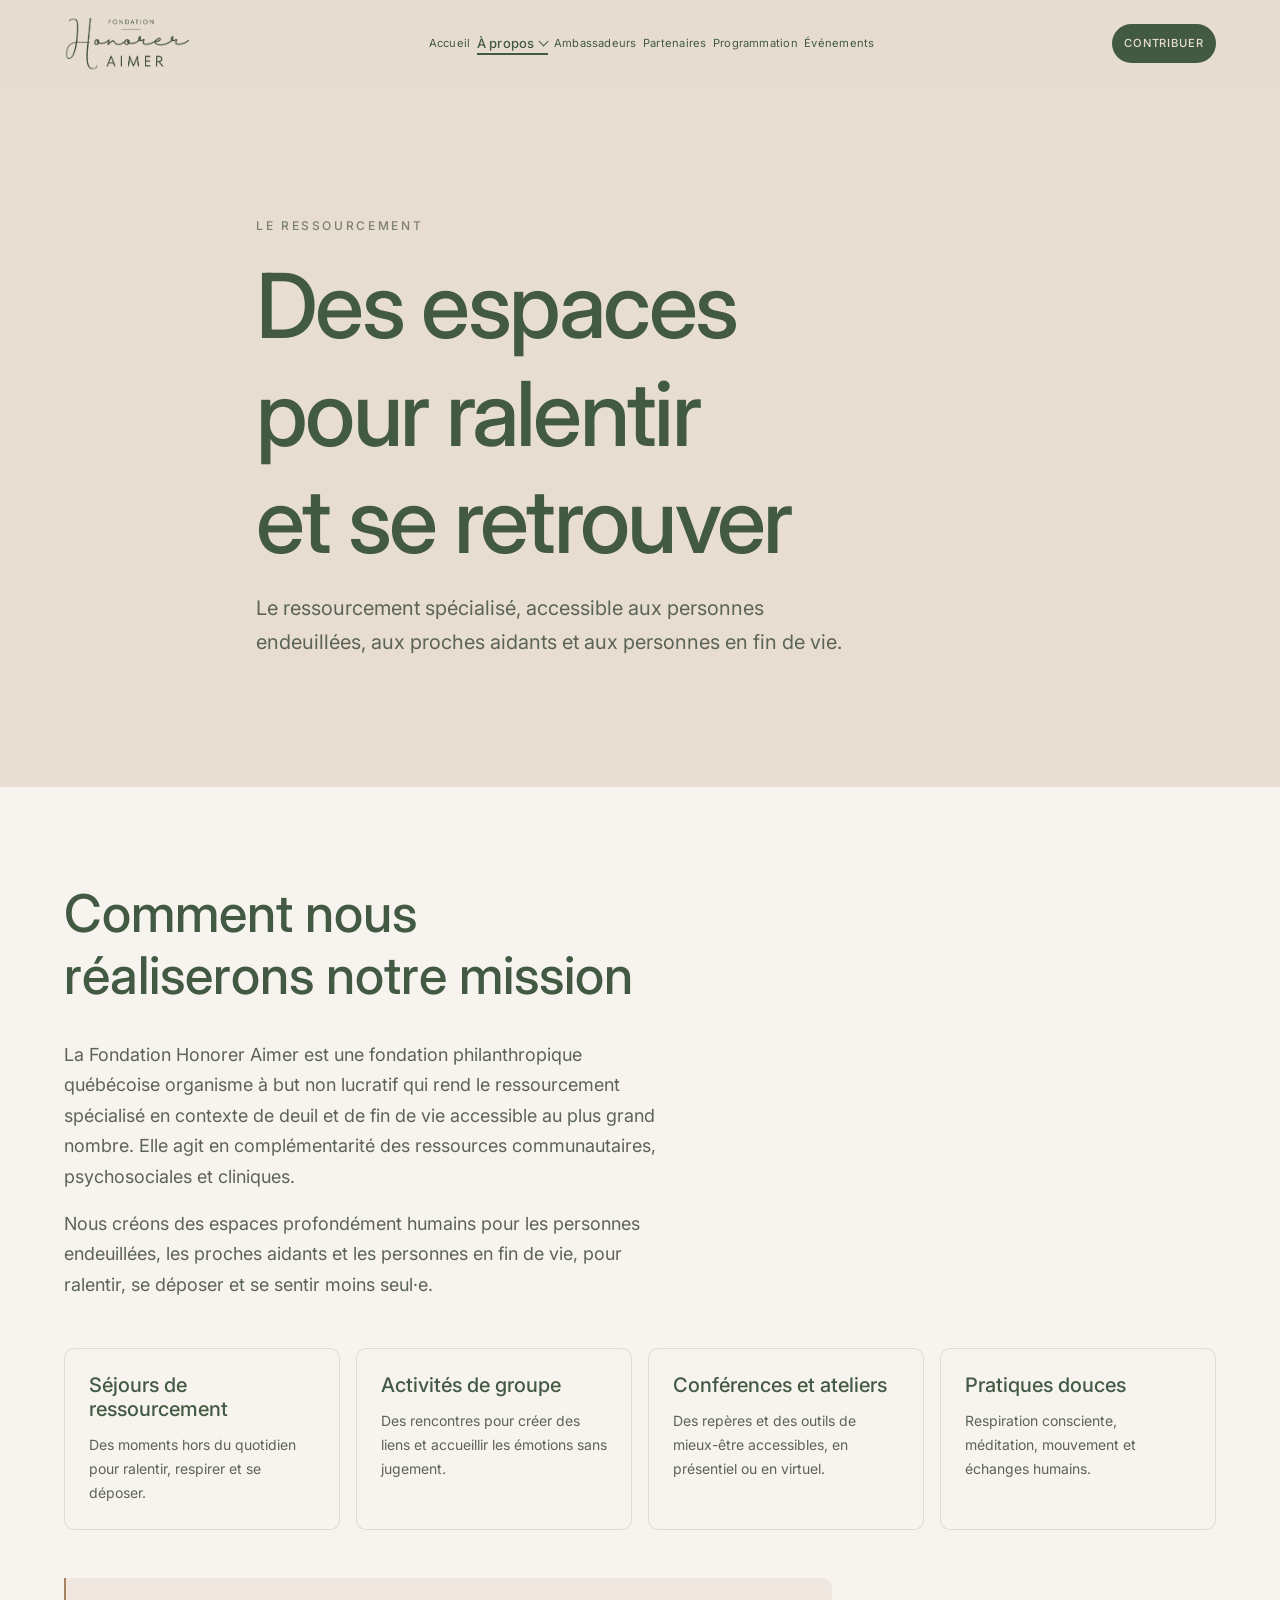
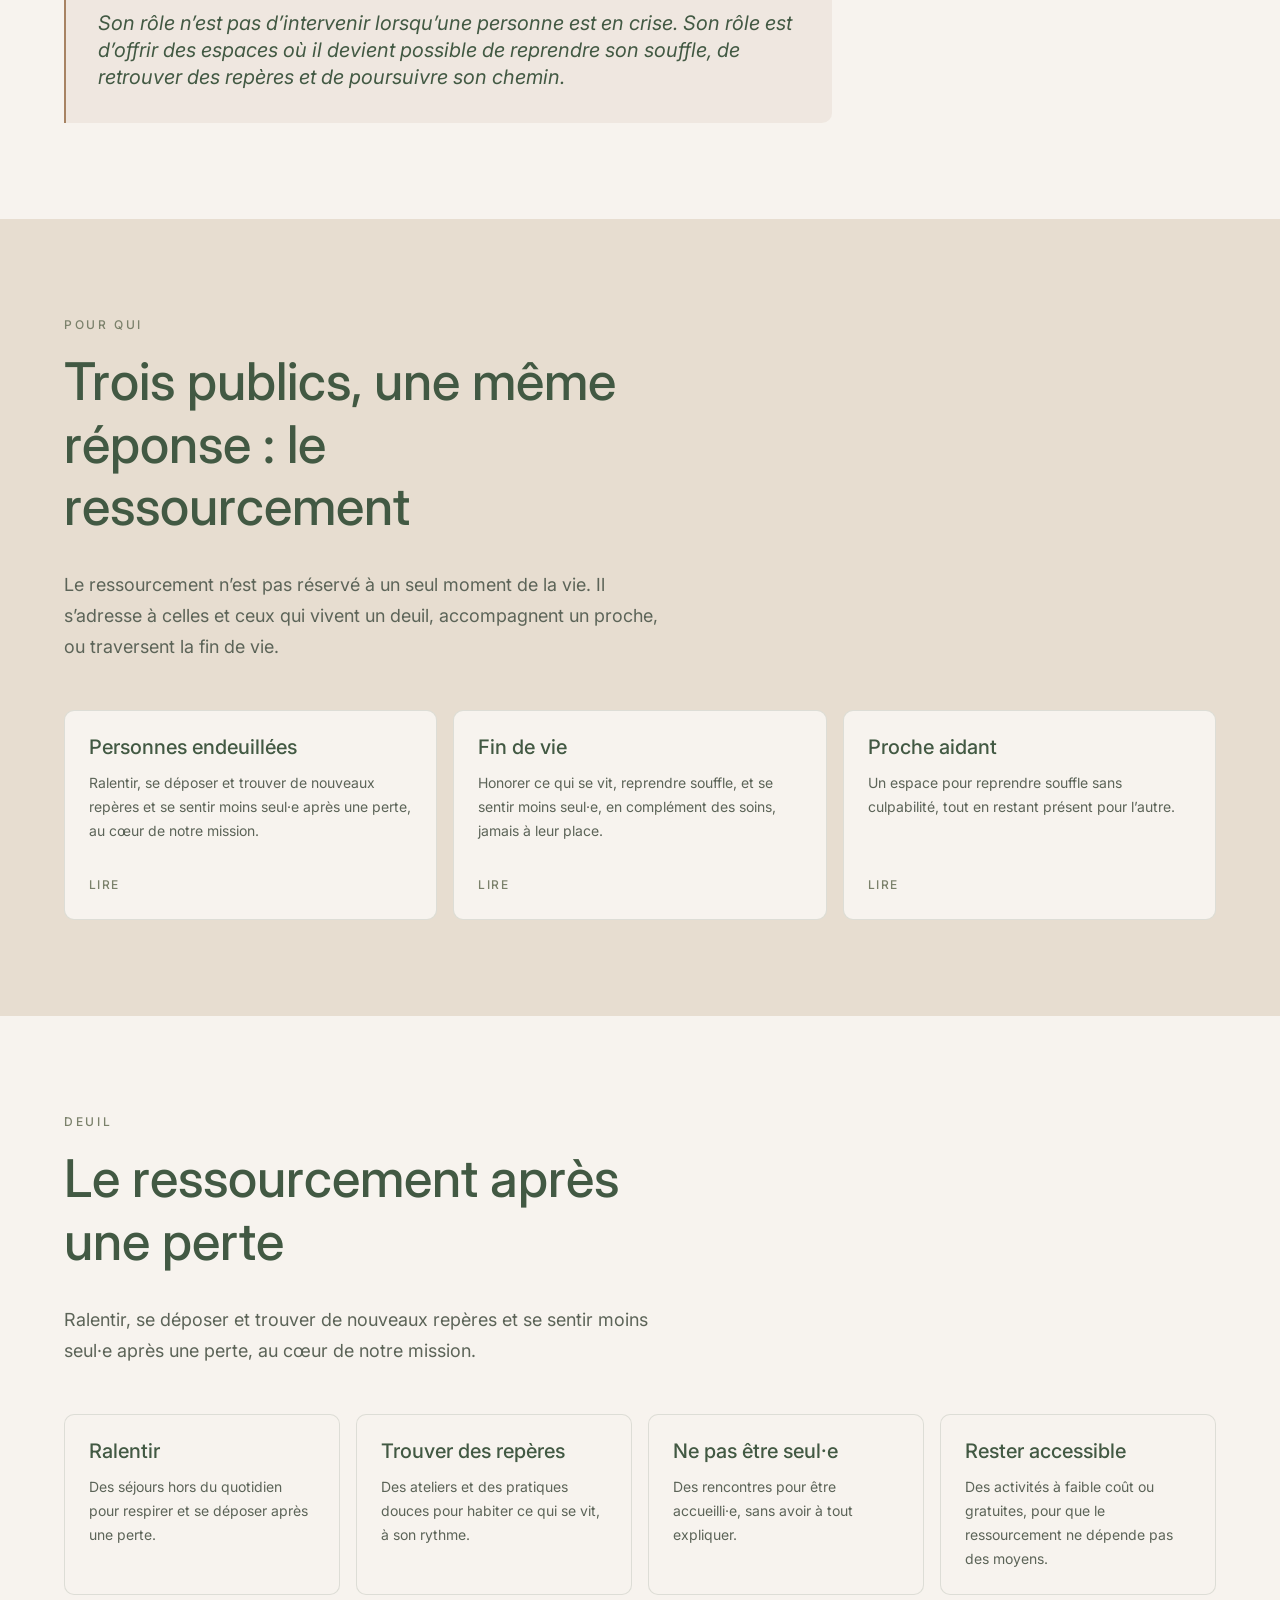
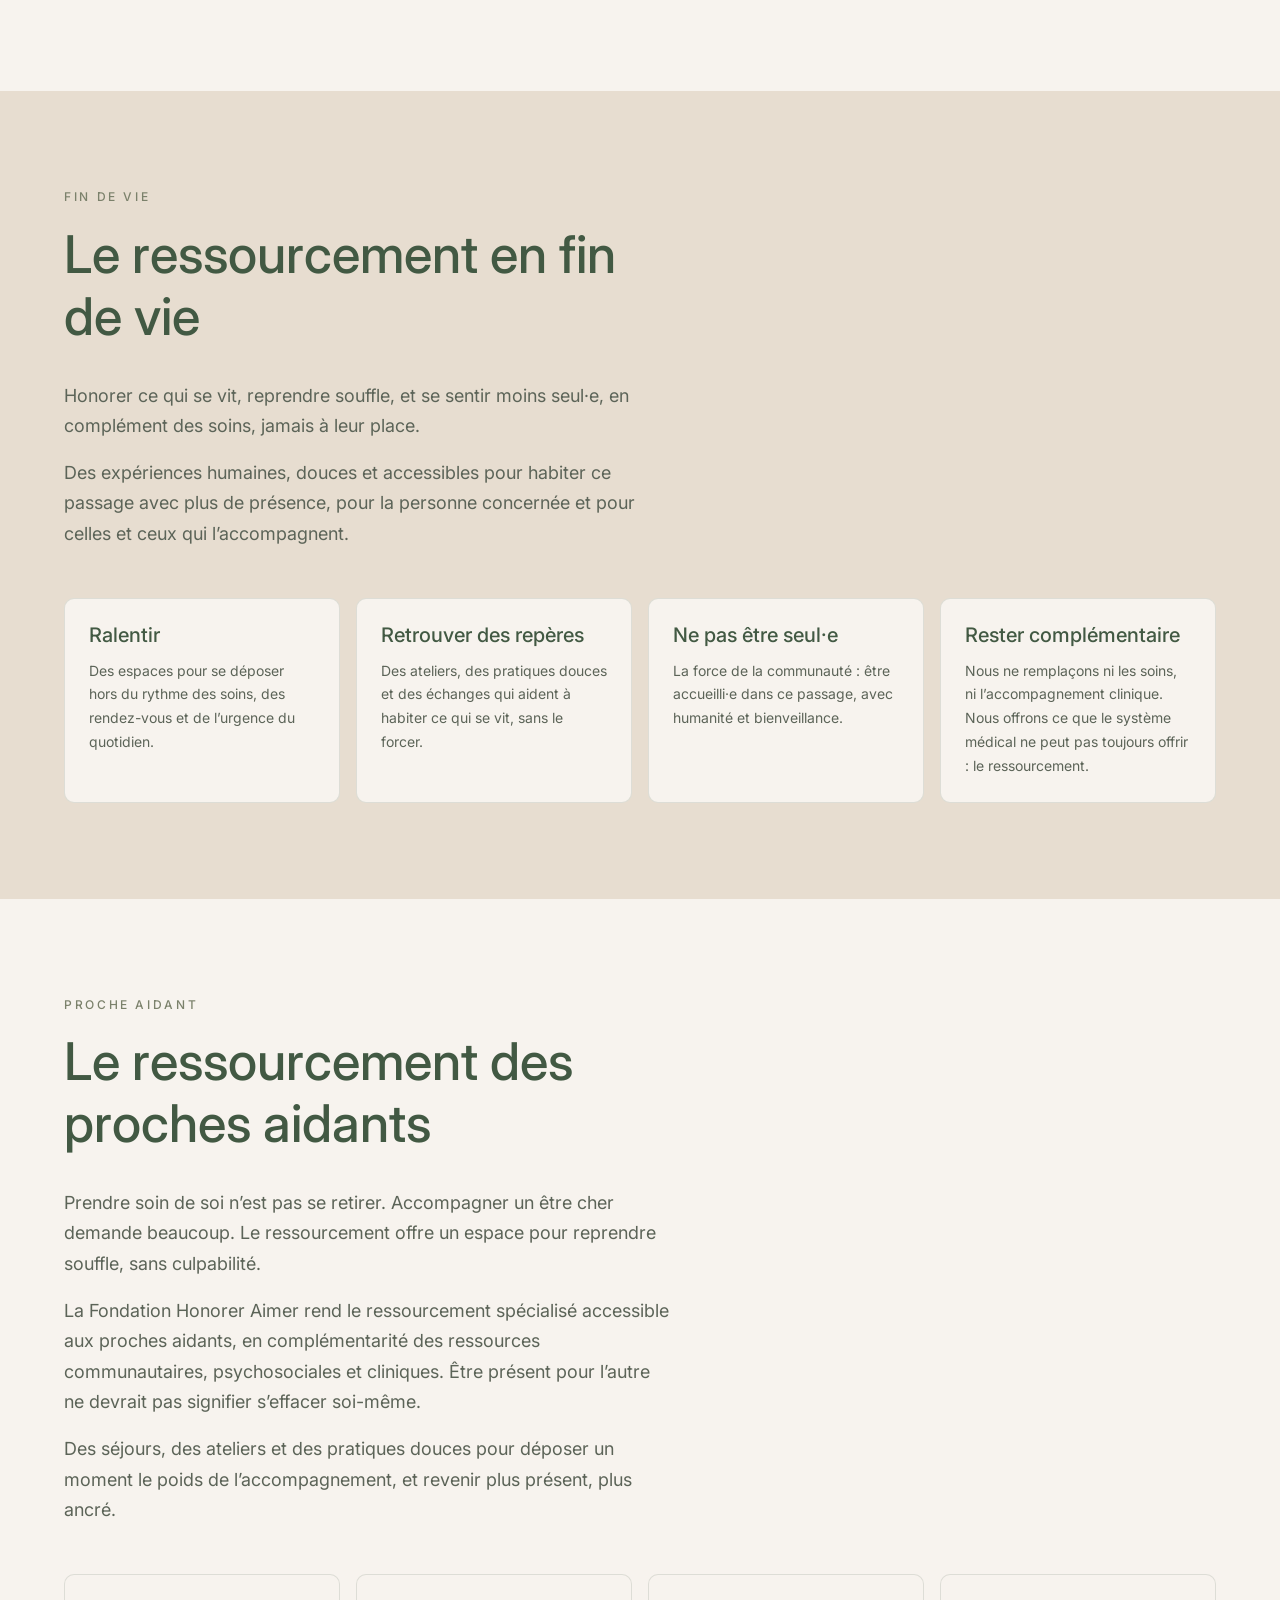
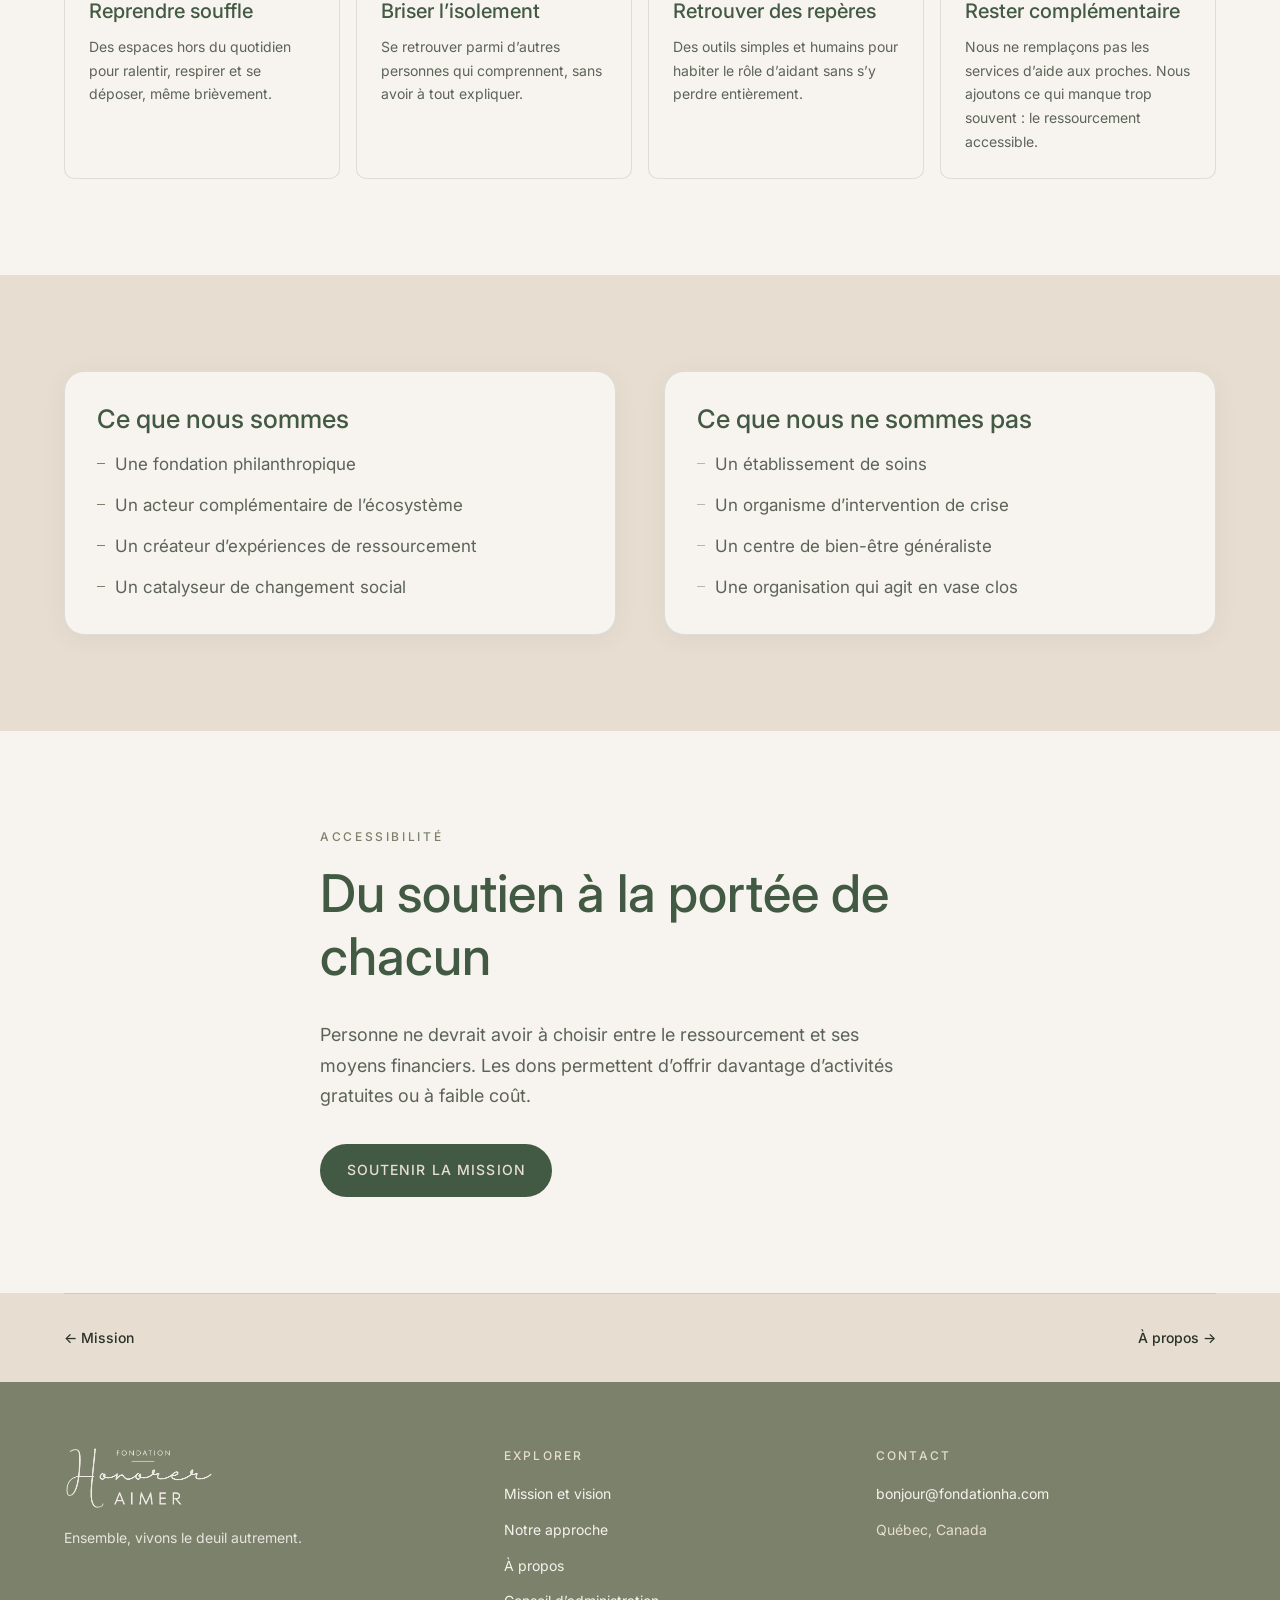
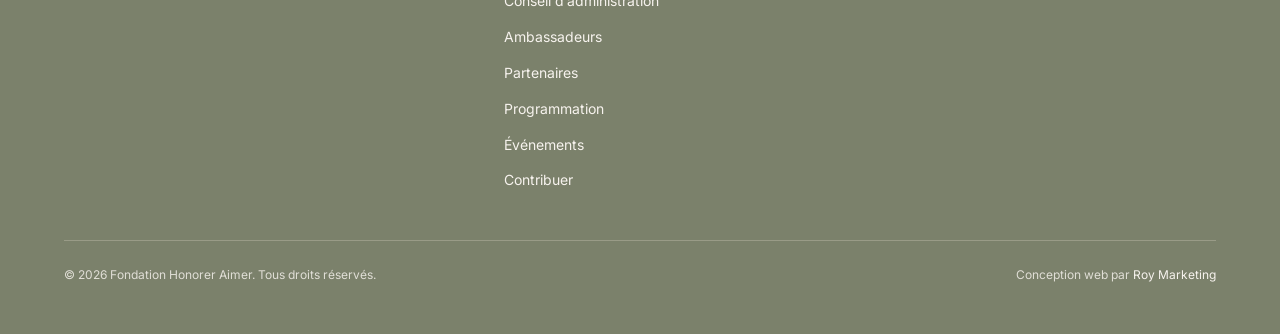
<file: approche.html>
﻿<!DOCTYPE html>
<html lang="fr">
<head>
  <meta charset="UTF-8">
  <meta name="viewport" content="width=device-width, initial-scale=1.0">
  <title>Notre approche | Fondation Honorer Aimer</title>
  <meta name="description" content="Le ressourcement spécialisé pour les personnes endeuillées, les proches aidants et les personnes en fin de vie.">
  <meta name="theme-color" content="#425943">
  <meta property="og:type" content="website"><meta property="og:locale" content="fr_CA">
  <meta property="og:title" content="Notre approche | Fondation Honorer Aimer">
  <meta property="og:description" content="Des expériences humaines qui favorisent la connexion, l’accueil des émotions et le retour à soi.">
  <meta property="og:image" content="https://fondationha.com/assets/images/og-share.png">
  <meta property="og:image:width" content="1200">
  <meta property="og:image:height" content="630">
  <meta property="og:url" content="https://fondationha.com/approche.html">
  <meta name="twitter:card" content="summary_large_image">
  <meta name="twitter:image" content="https://fondationha.com/assets/images/og-share.png">
  <link rel="canonical" href="https://fondationha.com/approche.html">
  <link rel="icon" href="assets/images/favicon.png">
  <link rel="preconnect" href="https://fonts.googleapis.com"><link rel="preconnect" href="https://fonts.gstatic.com" crossorigin>
  <link href="https://fonts.googleapis.com/css2?family=Inter:wght@300;400;500&display=swap" rel="stylesheet">
  <link rel="stylesheet" href="css/tokens.css"><link rel="stylesheet" href="css/styles.css?v=20261109a">
  <link rel="stylesheet" href="css/menu.css?v=20261026a">
</head>
<body data-page="approche">
  <a class="sr-only" href="#contenu">Aller au contenu</a>
  <header class="site-header">
    <div class="container site-header__inner">
      <a class="logo" href="index.html" aria-label="Fondation Honorer Aimer - Accueil"><img src="assets/images/logo.png" alt="Fondation Honorer Aimer" width="200" height="85"></a>
      <button class="nav-toggle" type="button" aria-expanded="false" aria-controls="navigation" aria-label="Ouvrir le menu"><span></span><span></span><span></span></button>
      <nav class="site-nav" id="navigation" aria-label="Navigation principale">
        <ul class="site-nav__list">
          <li><a href="index.html" data-page="accueil">Accueil</a></li>
          <li class="nav-item nav-item--sub">
            <button type="button" class="nav-sub__toggle" aria-expanded="false" aria-controls="nav-a-propos" data-nav-group="a-propos">À propos<span class="nav-sub__chevron" aria-hidden="true"></span></button>
            <ul class="nav-sub" id="nav-a-propos" hidden>
              <li><a href="mission.html" data-page="mission">Mission</a></li>
              <li><a href="approche.html" data-page="approche">Approche</a></li>
              <li><a href="conseil.html" data-page="conseil">Conseil</a></li>
            </ul>
          </li>
          <li><a href="ambassadeurs.html" data-page="ambassadeurs">Ambassadeurs</a></li>
          <li><a href="partenaires.html" data-page="partenaires">Partenaires</a></li>
          <li><a href="programmation.html" data-page="programmation">Programmation</a></li>
          <li><a href="evenements.html" data-page="evenements">Événements</a></li>
        </ul>
        <div class="site-nav__cta"><a class="btn btn--primary" href="dons.html">Contribuer</a></div>
      </nav>
      <div class="header-actions"><a class="btn btn--primary" href="dons.html">Contribuer</a></div>
    </div>
  </header>
  <main id="contenu">
    <section class="page-hero">
      <div class="container page-hero__content reveal">
        <span class="section__label">Le ressourcement</span>
        <h1 class="page-hero__title">Des espaces pour ralentir et se retrouver</h1>
        <p class="page-hero__lead">Le ressourcement spécialisé, accessible aux personnes endeuillées, aux proches aidants et aux personnes en fin de vie.</p>
      </div>
    </section>

    <section class="section section--alt">
      <div class="container">
        <div class="approach-intro reveal">
          <h2 class="section__title">Comment nous réaliserons notre mission</h2>
          <p class="section__lead">La Fondation Honorer Aimer est une fondation philanthropique québécoise organisme à but non lucratif qui rend le ressourcement spécialisé en contexte de deuil et de fin de vie accessible au plus grand nombre. Elle agit en complémentarité des ressources communautaires, psychosociales et cliniques.</p>
          <p class="section__lead section__lead--spaced">Nous créons des espaces profondément humains pour les personnes endeuillées, les proches aidants et les personnes en fin de vie, pour ralentir, se déposer et se sentir moins seul·e.</p>
        </div>
        <div class="card-grid">
          <article class="card reveal"><h3>Séjours de ressourcement</h3><p>Des moments hors du quotidien pour ralentir, respirer et se déposer.</p></article>
          <article class="card reveal"><h3>Activités de groupe</h3><p>Des rencontres pour créer des liens et accueillir les émotions sans jugement.</p></article>
          <article class="card reveal"><h3>Conférences et ateliers</h3><p>Des repères et des outils de mieux-être accessibles, en présentiel ou en virtuel.</p></article>
          <article class="card reveal"><h3>Pratiques douces</h3><p>Respiration consciente, méditation, mouvement et échanges humains.</p></article>
        </div>
        <p class="approach-note reveal">Son rôle n’est pas d’intervenir lorsqu’une personne est en crise. Son rôle est d’offrir des espaces où il devient possible de reprendre son souffle, de retrouver des repères et de poursuivre son chemin.</p>
      </div>
    </section>

    <section class="section" id="pour-qui" aria-labelledby="pour-qui-title">
      <div class="container">
        <div class="approach-intro reveal">
          <span class="section__label">Pour qui</span>
          <h2 class="section__title" id="pour-qui-title">Trois publics, une même réponse&nbsp;: le ressourcement</h2>
          <p class="section__lead">Le ressourcement n’est pas réservé à un seul moment de la vie. Il s’adresse à celles et ceux qui vivent un deuil, accompagnent un proche, ou traversent la fin de vie.</p>
        </div>
        <div class="card-grid card-grid--3">
          <a class="card card--link reveal" href="#personnes-endeuillees">
            <h3>Personnes endeuillées</h3>
            <p>Ralentir, se déposer et trouver de nouveaux repères et se sentir moins seul·e après une perte, au cœur de notre mission.</p>
            <span class="card__more">Lire</span>
          </a>
          <a class="card card--link reveal" href="#fin-de-vie">
            <h3>Fin de vie</h3>
            <p>Honorer ce qui se vit, reprendre souffle, et se sentir moins seul·e, en complément des soins, jamais à leur place.</p>
            <span class="card__more">Lire</span>
          </a>
          <a class="card card--link reveal" href="#proche-aidant">
            <h3>Proche aidant</h3>
            <p>Un espace pour reprendre souffle sans culpabilité, tout en restant présent pour l’autre.</p>
            <span class="card__more">Lire</span>
          </a>
        </div>
      </div>
    </section>

    <section class="section section--alt" id="personnes-endeuillees" aria-labelledby="deuil-title">
      <div class="container">
        <div class="approach-intro reveal">
          <span class="section__label">Deuil</span>
          <h2 class="section__title" id="deuil-title">Le ressourcement après une perte</h2>
          <p class="section__lead">Ralentir, se déposer et trouver de nouveaux repères et se sentir moins seul·e après une perte, au cœur de notre mission.</p>
        </div>
        <div class="card-grid">
          <article class="card reveal">
            <h3>Ralentir</h3>
            <p>Des séjours hors du quotidien pour respirer et se déposer après une perte.</p>
          </article>
          <article class="card reveal">
            <h3>Trouver des repères</h3>
            <p>Des ateliers et des pratiques douces pour habiter ce qui se vit, à son rythme.</p>
          </article>
          <article class="card reveal">
            <h3>Ne pas être seul·e</h3>
            <p>Des rencontres pour être accueilli·e, sans avoir à tout expliquer.</p>
          </article>
          <article class="card reveal">
            <h3>Rester accessible</h3>
            <p>Des activités à faible coût ou gratuites, pour que le ressourcement ne dépende pas des moyens.</p>
          </article>
        </div>
      </div>
    </section>

    <section class="section" id="fin-de-vie" aria-labelledby="fdv-title">
      <div class="container">
        <div class="approach-intro reveal">
          <span class="section__label">Fin de vie</span>
          <h2 class="section__title" id="fdv-title">Le ressourcement en fin de vie</h2>
          <p class="section__lead">Honorer ce qui se vit, reprendre souffle, et se sentir moins seul·e, en complément des soins, jamais à leur place.</p>
          <p class="section__lead section__lead--spaced">Des expériences humaines, douces et accessibles pour habiter ce passage avec plus de présence, pour la personne concernée et pour celles et ceux qui l’accompagnent.</p>
        </div>
        <div class="card-grid">
          <article class="card reveal">
            <h3>Ralentir</h3>
            <p>Des espaces pour se déposer hors du rythme des soins, des rendez-vous et de l’urgence du quotidien.</p>
          </article>
          <article class="card reveal">
            <h3>Retrouver des repères</h3>
            <p>Des ateliers, des pratiques douces et des échanges qui aident à habiter ce qui se vit, sans le forcer.</p>
          </article>
          <article class="card reveal">
            <h3>Ne pas être seul·e</h3>
            <p>La force de la communauté : être accueilli·e dans ce passage, avec humanité et bienveillance.</p>
          </article>
          <article class="card reveal">
            <h3>Rester complémentaire</h3>
            <p>Nous ne remplaçons ni les soins, ni l’accompagnement clinique. Nous offrons ce que le système médical ne peut pas toujours offrir : le ressourcement.</p>
          </article>
        </div>
      </div>
    </section>

    <section class="section section--alt" id="proche-aidant" aria-labelledby="aidant-title">
      <div class="container">
        <div class="approach-intro reveal">
          <span class="section__label">Proche aidant</span>
          <h2 class="section__title" id="aidant-title">Le ressourcement des proches aidants</h2>
          <p class="section__lead">Prendre soin de soi n’est pas se retirer. Accompagner un être cher demande beaucoup. Le ressourcement offre un espace pour reprendre souffle, sans culpabilité.</p>
          <p class="section__lead section__lead--spaced">La Fondation Honorer Aimer rend le ressourcement spécialisé accessible aux proches aidants, en complémentarité des ressources communautaires, psychosociales et cliniques. Être présent pour l’autre ne devrait pas signifier s’effacer soi-même.</p>
          <p class="section__lead section__lead--spaced">Des séjours, des ateliers et des pratiques douces pour déposer un moment le poids de l’accompagnement, et revenir plus présent, plus ancré.</p>
        </div>
        <div class="card-grid">
          <article class="card reveal">
            <h3>Reprendre souffle</h3>
            <p>Des espaces hors du quotidien pour ralentir, respirer et se déposer, même brièvement.</p>
          </article>
          <article class="card reveal">
            <h3>Briser l’isolement</h3>
            <p>Se retrouver parmi d’autres personnes qui comprennent, sans avoir à tout expliquer.</p>
          </article>
          <article class="card reveal">
            <h3>Retrouver des repères</h3>
            <p>Des outils simples et humains pour habiter le rôle d’aidant sans s’y perdre entièrement.</p>
          </article>
          <article class="card reveal">
            <h3>Rester complémentaire</h3>
            <p>Nous ne remplaçons pas les services d’aide aux proches. Nous ajoutons ce qui manque trop souvent : le ressourcement accessible.</p>
          </article>
        </div>
      </div>
    </section>

    <section class="section">
      <div class="container split-grid">
        <article class="panel reveal">
          <h2>Ce que nous sommes</h2>
          <ul class="contrast-list">
            <li>Une fondation philanthropique</li>
            <li>Un acteur complémentaire de l’écosystème</li>
            <li>Un créateur d’expériences de ressourcement</li>
            <li>Un catalyseur de changement social</li>
          </ul>
        </article>
        <article class="panel reveal">
          <h2>Ce que nous ne sommes pas</h2>
          <ul class="contrast-list contrast-list--muted">
            <li>Un établissement de soins</li>
            <li>Un organisme d’intervention de crise</li>
            <li>Un centre de bien-être généraliste</li>
            <li>Une organisation qui agit en vase clos</li>
          </ul>
        </article>
      </div>
    </section>

    <section class="section section--alt">
      <div class="container container--narrow reveal">
        <span class="section__label">Accessibilité</span>
        <h2 class="section__title">Du soutien à la portée de chacun</h2>
        <p class="section__lead">Personne ne devrait avoir à choisir entre le ressourcement et ses moyens financiers. Les dons permettent d’offrir davantage d’activités gratuites ou à faible coût.</p>
        <div class="btn-row mt-6"><a class="btn btn--primary" href="dons.html">Soutenir la mission</a></div>
      </div>
    </section>
    <nav class="container page-nav" aria-label="Pages suivantes"><a href="mission.html">← Mission</a><a href="a-propos.html">À propos →</a></nav>
  </main>
  <footer class="site-footer"><div class="container"><div class="footer__grid"><div class="footer__brand"><img src="assets/images/logo-light.png" alt="Fondation Honorer Aimer" width="200" height="85"><p>Ensemble, vivons le deuil autrement.</p></div><div><p class="footer__heading">Explorer</p><ul class="footer__links"><li><a href="mission.html">Mission et vision</a></li><li><a href="approche.html">Notre approche</a></li><li><a href="a-propos.html">À propos</a></li><li><a href="conseil.html">Conseil d’administration</a></li><li><a href="ambassadeurs.html">Ambassadeurs</a></li><li><a href="partenaires.html">Partenaires</a></li><li><a href="programmation.html">Programmation</a></li><li><a href="evenements.html">Événements</a></li><li><a href="dons.html">Contribuer</a></li></ul></div><div><p class="footer__heading">Contact</p><ul class="footer__links"><li><a href="mailto:bonjour@fondationha.com">bonjour@fondationha.com</a></li><li>Québec, Canada</li></ul></div></div><div class="footer__bottom"><p>© <span id="year">2026</span> Fondation Honorer Aimer. Tous droits réservés.</p><p>Conception web par <a href="https://roymarketing.ca" target="_blank" rel="noopener noreferrer">Roy Marketing</a></p></div></div></footer>
  <script type="module" src="js/main.js?v=20261109a"></script><script>document.getElementById("year").textContent = new Date().getFullYear();</script>
</body>
</html>
</file>
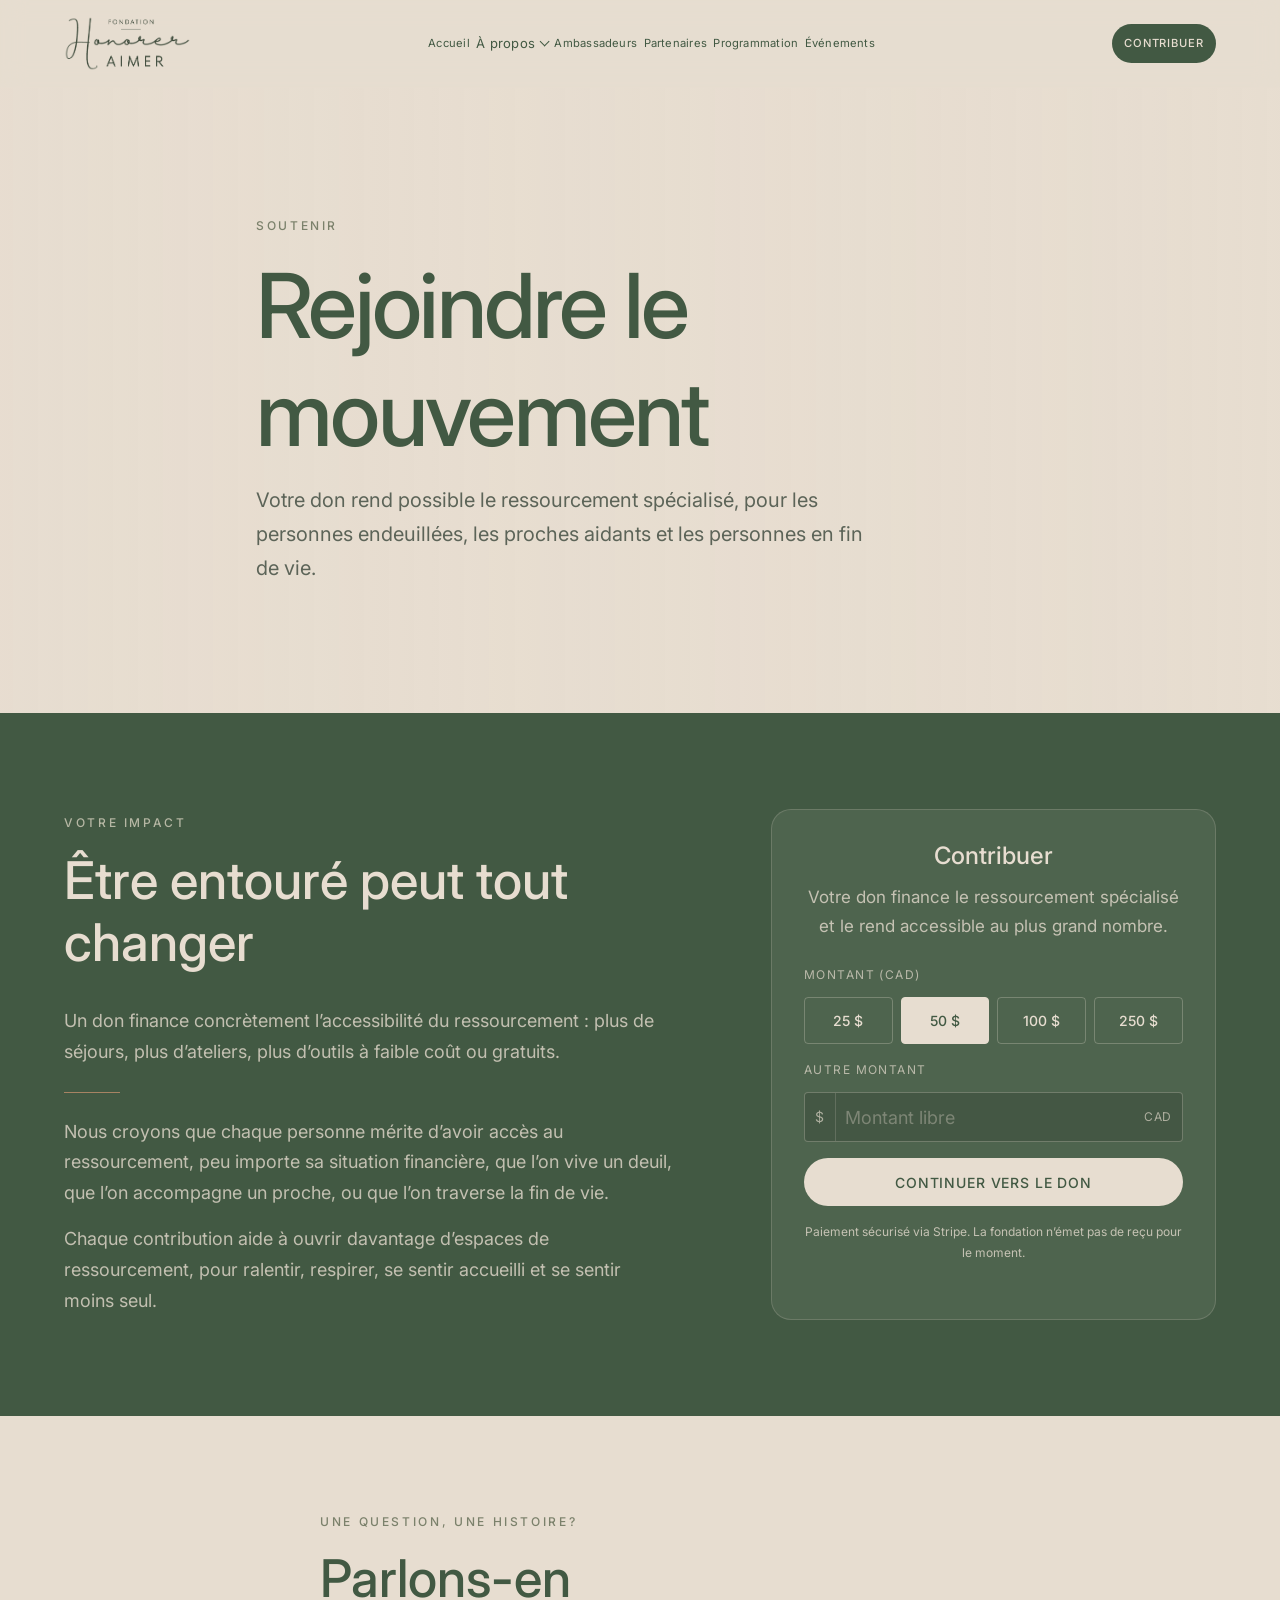
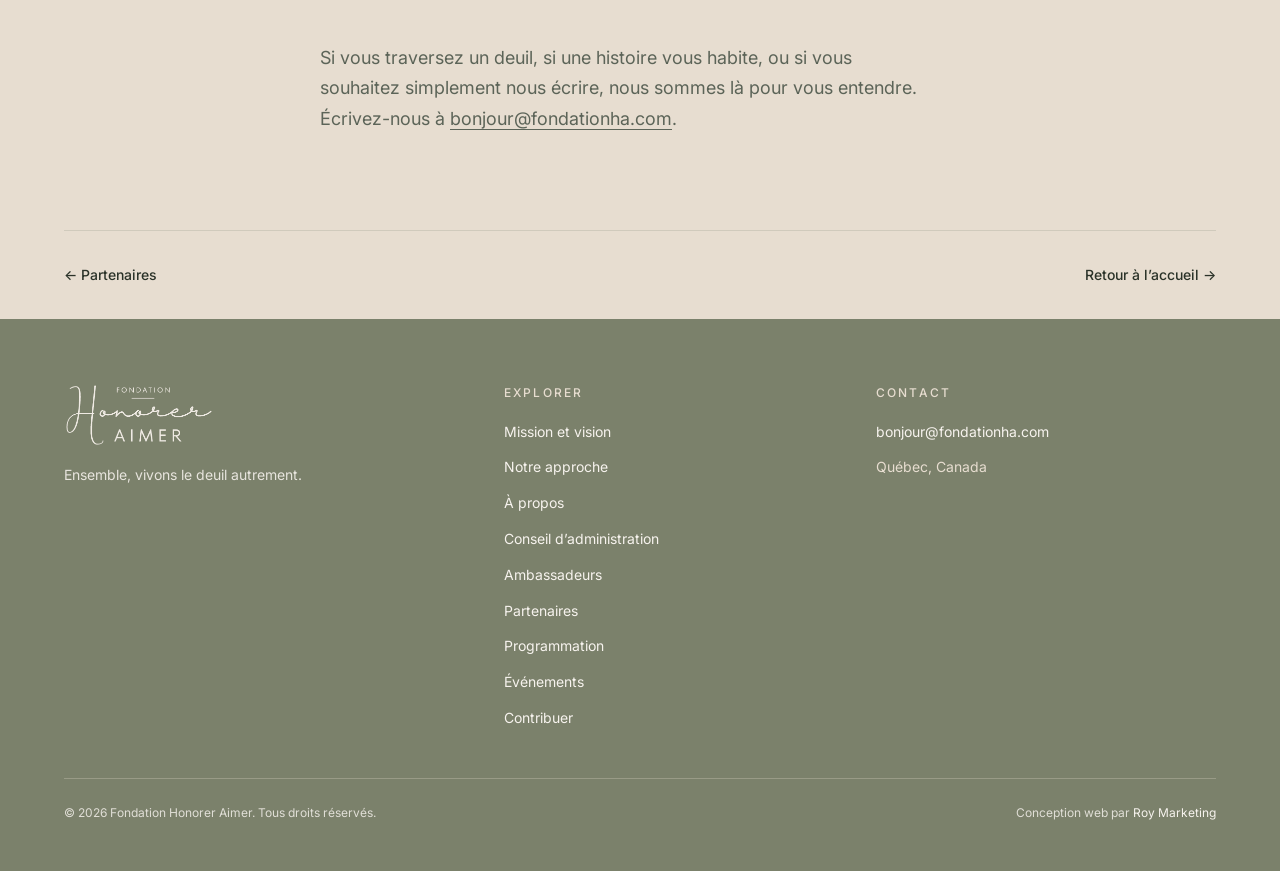
<file: dons.html>
﻿<!DOCTYPE html>
<html lang="fr">
<head>
  <meta charset="UTF-8"><meta name="viewport" content="width=device-width, initial-scale=1.0">
  <title>Faire un don | Fondation Honorer Aimer</title>
  <meta name="description" content="Soutenez la Fondation Honorer Aimer et aidez-nous à offrir des espaces de mieux-être accessibles aux personnes endeuillées.">
  <meta name="theme-color" content="#425943">
  <meta property="og:type" content="website"><meta property="og:locale" content="fr_CA"><meta property="og:title" content="Faire un don | Fondation Honorer Aimer"><meta property="og:description" content="Chaque contribution aide à créer davantage d’espaces pour ralentir, respirer et se sentir moins seul."><meta property="og:image" content="https://fondationha.com/assets/images/og-share.png"><meta property="og:image:width" content="1200"><meta property="og:image:height" content="630"><meta property="og:url" content="https://fondationha.com/dons.html"><meta name="twitter:card" content="summary_large_image"><meta name="twitter:image" content="https://fondationha.com/assets/images/og-share.png">
  <link rel="canonical" href="https://fondationha.com/dons.html"><link rel="icon" href="assets/images/favicon.png">
  <link rel="preconnect" href="https://fonts.googleapis.com"><link rel="preconnect" href="https://fonts.gstatic.com" crossorigin>
  <link href="https://fonts.googleapis.com/css2?family=Inter:wght@300;400;500&display=swap" rel="stylesheet">
  <link rel="stylesheet" href="css/tokens.css"><link rel="stylesheet" href="css/styles.css?v=20261109a">
  <link rel="stylesheet" href="css/menu.css?v=20261026a">
</head>
<body data-page="dons">
  <a class="sr-only" href="#contenu">Aller au contenu</a>
  <header class="site-header">
    <div class="container site-header__inner">
      <a class="logo" href="index.html" aria-label="Fondation Honorer Aimer - Accueil"><img src="assets/images/logo.png" alt="Fondation Honorer Aimer" width="200" height="85"></a>
      <button class="nav-toggle" type="button" aria-expanded="false" aria-controls="navigation" aria-label="Ouvrir le menu"><span></span><span></span><span></span></button>
      <nav class="site-nav" id="navigation" aria-label="Navigation principale">
        <ul class="site-nav__list">
          <li><a href="index.html" data-page="accueil">Accueil</a></li>
          <li class="nav-item nav-item--sub">
            <button type="button" class="nav-sub__toggle" aria-expanded="false" aria-controls="nav-a-propos" data-nav-group="a-propos">À propos<span class="nav-sub__chevron" aria-hidden="true"></span></button>
            <ul class="nav-sub" id="nav-a-propos" hidden>
              <li><a href="mission.html" data-page="mission">Mission</a></li>
              <li><a href="approche.html" data-page="approche">Approche</a></li>
              <li><a href="conseil.html" data-page="conseil">Conseil</a></li>
            </ul>
          </li>
          <li><a href="ambassadeurs.html" data-page="ambassadeurs">Ambassadeurs</a></li>
          <li><a href="partenaires.html" data-page="partenaires">Partenaires</a></li>
          <li><a href="programmation.html" data-page="programmation">Programmation</a></li>
          <li><a href="evenements.html" data-page="evenements">Événements</a></li>
        </ul>
        <div class="site-nav__cta"><a class="btn btn--primary" href="dons.html">Contribuer</a></div>
      </nav>
      <div class="header-actions"><a class="btn btn--primary" href="dons.html">Contribuer</a></div>
    </div>
  </header>
  <main id="contenu">
    <section class="page-hero"><div class="container page-hero__content reveal"><span class="section__label">Soutenir</span><h1 class="page-hero__title">Rejoindre le mouvement</h1><p class="page-hero__lead">Votre don rend possible le ressourcement spécialisé, pour les personnes endeuillées, les proches aidants et les personnes en fin de vie.</p></div></section>
    <section class="section section--dark" id="faire-un-don"><div class="container donate-layout">
      <div class="reveal"><span class="section__label">Votre impact</span><h2 class="section__title">Être entouré peut tout changer</h2><p class="section__lead">Un don finance concrètement l’accessibilité du ressourcement : plus de séjours, plus d’ateliers, plus d’outils à faible coût ou gratuits.</p><hr class="divider"><p class="section__lead">Nous croyons que chaque personne mérite d’avoir accès au ressourcement, peu importe sa situation financière, que l’on vive un deuil, que l’on accompagne un proche, ou que l’on traverse la fin de vie.</p><p class="section__lead section__lead--spaced">Chaque contribution aide à ouvrir davantage d’espaces de ressourcement, pour ralentir, respirer, se sentir accueilli et se sentir moins seul.</p></div>
      <div class="donate-card reveal">
        <h2 class="donate-card__title">Contribuer</h2>
        <p>Votre don finance le ressourcement spécialisé et le rend accessible au plus grand nombre.</p>
        <form class="donate-form" data-donate-form>
          <p class="donate-form__label" id="donate-amount-label">Montant (CAD)</p>
          <div class="donate-amounts" role="group" aria-labelledby="donate-amount-label">
            <button type="button" class="donate-amount" data-donate-amount="25" aria-pressed="false">25&nbsp;$</button>
            <button type="button" class="donate-amount" data-donate-amount="50" aria-pressed="true">50&nbsp;$</button>
            <button type="button" class="donate-amount" data-donate-amount="100" aria-pressed="false">100&nbsp;$</button>
            <button type="button" class="donate-amount" data-donate-amount="250" aria-pressed="false">250&nbsp;$</button>
          </div>
          <div class="donate-custom">
            <label class="donate-form__label" for="donate-custom-dons">Autre montant</label>
            <div class="donate-custom__field">
              <span class="donate-custom__prefix" aria-hidden="true">$</span>
              <input class="donate-custom__input" id="donate-custom-dons" data-donate-custom type="text" inputmode="decimal" autocomplete="off" placeholder="Montant libre" aria-describedby="donate-hint-dons">
              <span class="donate-custom__suffix" aria-hidden="true">CAD</span>
            </div>
          </div>
          <p class="donate-form__hint" id="donate-hint-dons" data-donate-hint hidden></p>
          <p class="donate-form__error" data-donate-error hidden role="alert"></p>
          <button class="btn btn--on-dark" type="submit" data-donate-submit>Continuer vers le don</button>
        </form>
        <p class="donate-card__note">Paiement sécurisé via Stripe. La fondation n’émet pas de reçu pour le moment.</p>
      </div>
    </div></section>
    <section class="merci" id="merci" hidden aria-labelledby="merci-title">
      <div class="container">
        <h2 id="merci-title">Merci du fond du cœur</h2>
        <p>Votre générosité contribue à créer des espaces pour ralentir, respirer et se sentir moins seul. Ensemble, vivons le deuil autrement.</p>
        <p class="merci__invite">Restez près du mouvement&nbsp;: suivez-nous sur Facebook, et si une histoire vous habite, nous serions touchés de l’entendre.</p>
        <div class="merci__actions btn-row">
          <a class="btn btn--primary" href="https://www.facebook.com/profile.php?id=61590563364527" target="_blank" rel="noopener noreferrer">Suivre sur Facebook</a>
          <a class="btn btn--secondary" href="mailto:bonjour@fondationha.com?subject=Je%20souhaite%20partager%20mon%20histoire">Partager mon histoire</a>
        </div>
      </div>
    </section>
    <section class="section"><div class="container container--narrow reveal"><span class="section__label">Une question, une histoire?</span><h2 class="section__title">Parlons-en</h2><p class="section__lead">Si vous traversez un deuil, si une histoire vous habite, ou si vous souhaitez simplement nous écrire, nous sommes là pour vous entendre. Écrivez-nous à <a href="mailto:bonjour@fondationha.com">bonjour@fondationha.com</a>.</p></div></section>
    <nav class="container page-nav" aria-label="Pages suivantes"><a href="partenaires.html">← Partenaires</a><a href="index.html">Retour à l’accueil →</a></nav>
  </main>
  <footer class="site-footer"><div class="container"><div class="footer__grid"><div class="footer__brand"><img src="assets/images/logo-light.png" alt="Fondation Honorer Aimer" width="200" height="85"><p>Ensemble, vivons le deuil autrement.</p></div><div><p class="footer__heading">Explorer</p><ul class="footer__links"><li><a href="mission.html">Mission et vision</a></li><li><a href="approche.html">Notre approche</a></li><li><a href="a-propos.html">À propos</a></li><li><a href="conseil.html">Conseil d’administration</a></li><li><a href="ambassadeurs.html">Ambassadeurs</a></li><li><a href="partenaires.html">Partenaires</a></li><li><a href="programmation.html">Programmation</a></li><li><a href="evenements.html">Événements</a></li><li><a href="dons.html">Contribuer</a></li></ul></div><div><p class="footer__heading">Contact</p><ul class="footer__links"><li><a href="mailto:bonjour@fondationha.com">bonjour@fondationha.com</a></li><li>Québec, Canada</li></ul></div></div><div class="footer__bottom"><p>© <span id="year">2026</span> Fondation Honorer Aimer. Tous droits réservés.</p><p>Conception web par <a href="https://roymarketing.ca" target="_blank" rel="noopener noreferrer">Roy Marketing</a></p></div></div></footer>
  <script type="module" src="js/main.js?v=20261109a"></script><script>document.getElementById("year").textContent = new Date().getFullYear();</script>
</body>
</html>
</file>
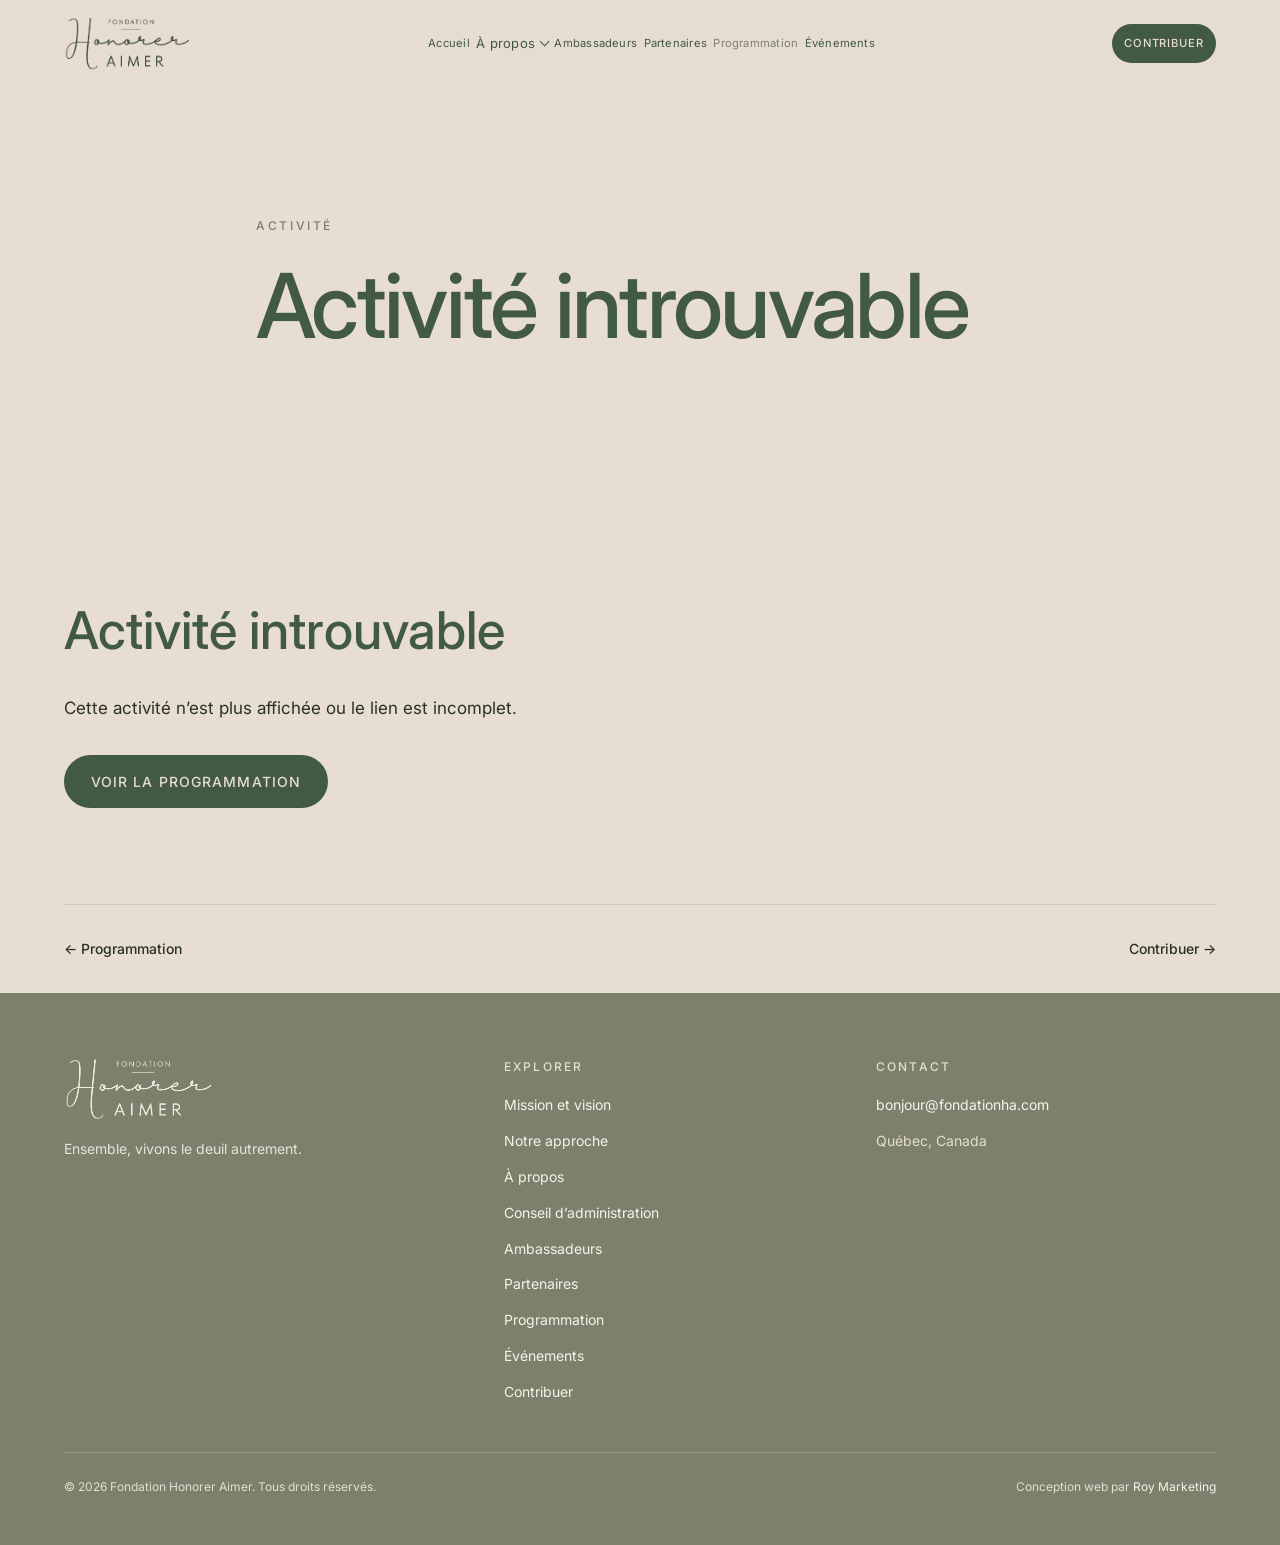
<file: evenement.html>
<!DOCTYPE html>
<html lang="fr">
<head>
  <meta charset="UTF-8">
  <meta name="viewport" content="width=device-width, initial-scale=1.0">
  <title>Activité | Fondation Honorer Aimer</title>
  <meta name="description" content="Détails d’une activité de la Fondation Honorer Aimer : date, lieu, billets et photos.">
  <meta name="theme-color" content="#425943">
  <meta property="og:type" content="website">
  <meta property="og:locale" content="fr_CA">
  <meta property="og:title" content="Activité | Fondation Honorer Aimer">
  <meta property="og:description" content="Détails d’une activité de la Fondation Honorer Aimer : date, lieu, billets et photos.">
  <meta property="og:image" content="https://fondationha.com/assets/images/og-share.png">
  <meta property="og:image:width" content="1200">
  <meta property="og:image:height" content="630">
  <meta property="og:url" content="https://fondationha.com/evenement.html">
  <meta name="twitter:card" content="summary_large_image">
  <meta name="twitter:image" content="https://fondationha.com/assets/images/og-share.png">
  <link rel="canonical" href="https://fondationha.com/evenement.html">
  <link rel="icon" href="assets/images/favicon.png">
  <link rel="preconnect" href="https://fonts.googleapis.com">
  <link rel="preconnect" href="https://fonts.gstatic.com" crossorigin>
  <link href="https://fonts.googleapis.com/css2?family=Inter:wght@300;400;500&display=swap" rel="stylesheet">
  <link rel="stylesheet" href="css/tokens.css">
  <link rel="stylesheet" href="css/styles.css?v=20261008a">
  <link rel="stylesheet" href="css/menu.css?v=20261104a">
</head>
<body data-page="programmation">
  <a class="sr-only" href="#contenu">Aller au contenu</a>
  <header class="site-header">
    <div class="container site-header__inner">
      <a class="logo" href="index.html" aria-label="Fondation Honorer Aimer - Accueil"><img src="assets/images/logo.png" alt="Fondation Honorer Aimer" width="200" height="85"></a>
      <button class="nav-toggle" type="button" aria-expanded="false" aria-controls="navigation" aria-label="Ouvrir le menu"><span></span><span></span><span></span></button>
      <nav class="site-nav" id="navigation" aria-label="Navigation principale">
        <ul class="site-nav__list">
          <li><a href="index.html" data-page="accueil">Accueil</a></li>
          <li class="nav-item nav-item--sub">
            <button type="button" class="nav-sub__toggle" aria-expanded="false" aria-controls="nav-a-propos" data-nav-group="a-propos">À propos<span class="nav-sub__chevron" aria-hidden="true"></span></button>
            <ul class="nav-sub" id="nav-a-propos" hidden>
              <li><a href="mission.html" data-page="mission">Mission</a></li>
              <li><a href="approche.html" data-page="approche">Approche</a></li>
              <li><a href="conseil.html" data-page="conseil">Conseil</a></li>
            </ul>
          </li>
          <li><a href="ambassadeurs.html" data-page="ambassadeurs">Ambassadeurs</a></li>
          <li><a href="partenaires.html" data-page="partenaires">Partenaires</a></li>
          <li><a href="programmation.html" data-page="programmation">Programmation</a></li>
          <li><a href="evenements.html" data-page="evenements">Événements</a></li>
        </ul>
        <div class="site-nav__cta"><a class="btn btn--primary" href="dons.html">Contribuer</a></div>
      </nav>
      <div class="header-actions"><a class="btn btn--primary" href="dons.html">Contribuer</a></div>
    </div>
  </header>
  <main id="contenu">
    <section class="page-hero" data-event-hero>
      <div class="container page-hero__content reveal">
        <span class="section__label" data-event-category>Activité</span>
        <h1 class="page-hero__title" data-event-title>Chargement</h1>
        <p class="page-hero__lead" data-event-lead></p>
        <p class="prog-badge event-hero__example" data-event-example hidden>Exemple</p>
      </div>
    </section>
    <section class="section">
      <div class="container" data-evenement aria-live="polite">
        <p class="prog-status">Chargement de l’activité.</p>
        <noscript>
          <p>Activez JavaScript pour afficher cette activité.</p>
        </noscript>
      </div>
    </section>
    <nav class="container page-nav" aria-label="Pages suivantes"><a href="programmation.html">← Programmation</a><a href="dons.html">Contribuer →</a></nav>
  </main>
  <footer class="site-footer"><div class="container"><div class="footer__grid"><div class="footer__brand"><img src="assets/images/logo-light.png" alt="Fondation Honorer Aimer" width="200" height="85"><p>Ensemble, vivons le deuil autrement.</p></div><div><p class="footer__heading">Explorer</p><ul class="footer__links"><li><a href="mission.html">Mission et vision</a></li><li><a href="approche.html">Notre approche</a></li><li><a href="a-propos.html">À propos</a></li><li><a href="conseil.html">Conseil d’administration</a></li><li><a href="ambassadeurs.html">Ambassadeurs</a></li><li><a href="partenaires.html">Partenaires</a></li><li><a href="programmation.html">Programmation</a></li><li><a href="evenements.html">Événements</a></li><li><a href="dons.html">Contribuer</a></li></ul></div><div><p class="footer__heading">Contact</p><ul class="footer__links"><li><a href="mailto:bonjour@fondationha.com">bonjour@fondationha.com</a></li><li>Québec, Canada</li></ul></div></div><div class="footer__bottom"><p>© <span id="year">2026</span> Fondation Honorer Aimer. Tous droits réservés.</p><p>Conception web par <a href="https://roymarketing.ca" target="_blank" rel="noopener noreferrer">Roy Marketing</a></p></div></div></footer>
  <script type="module" src="js/main.js?v=20261109a"></script>
  <script>document.getElementById("year").textContent = new Date().getFullYear();</script>
</body>
</html>
</file>
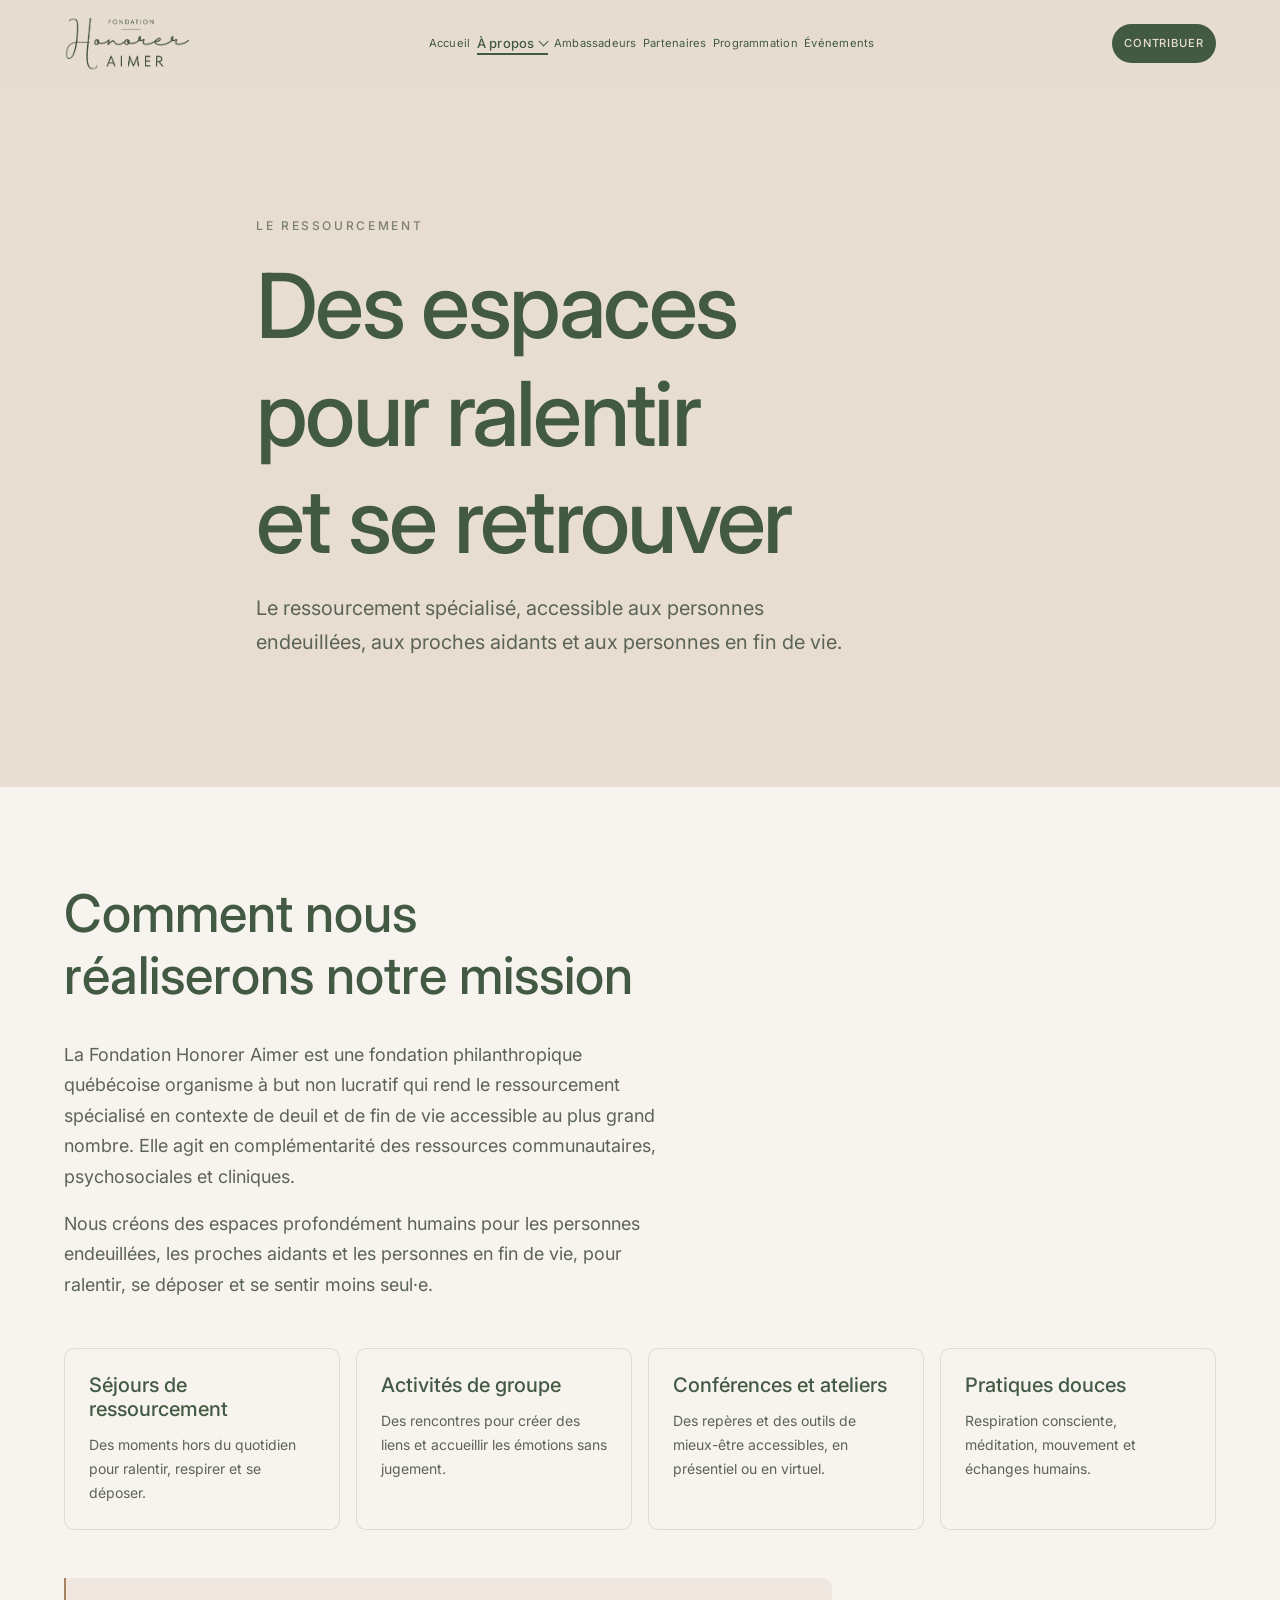
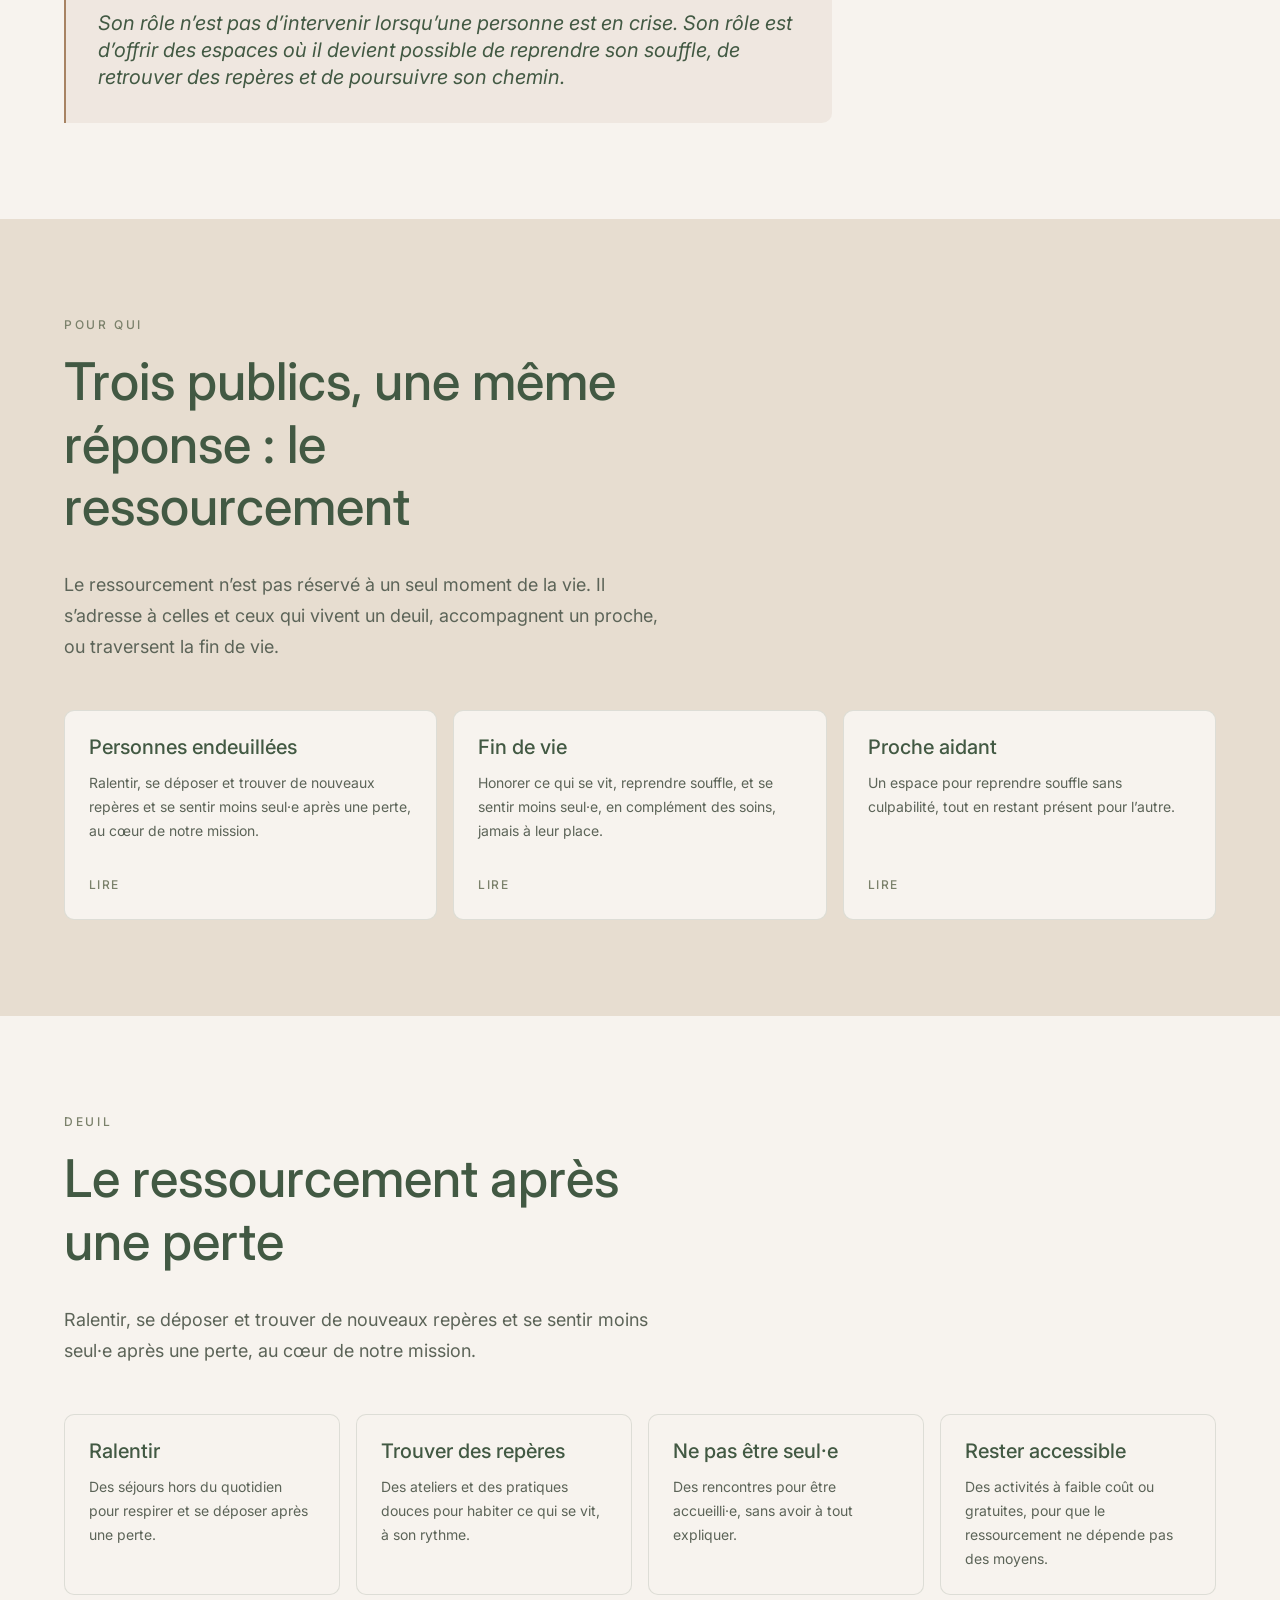
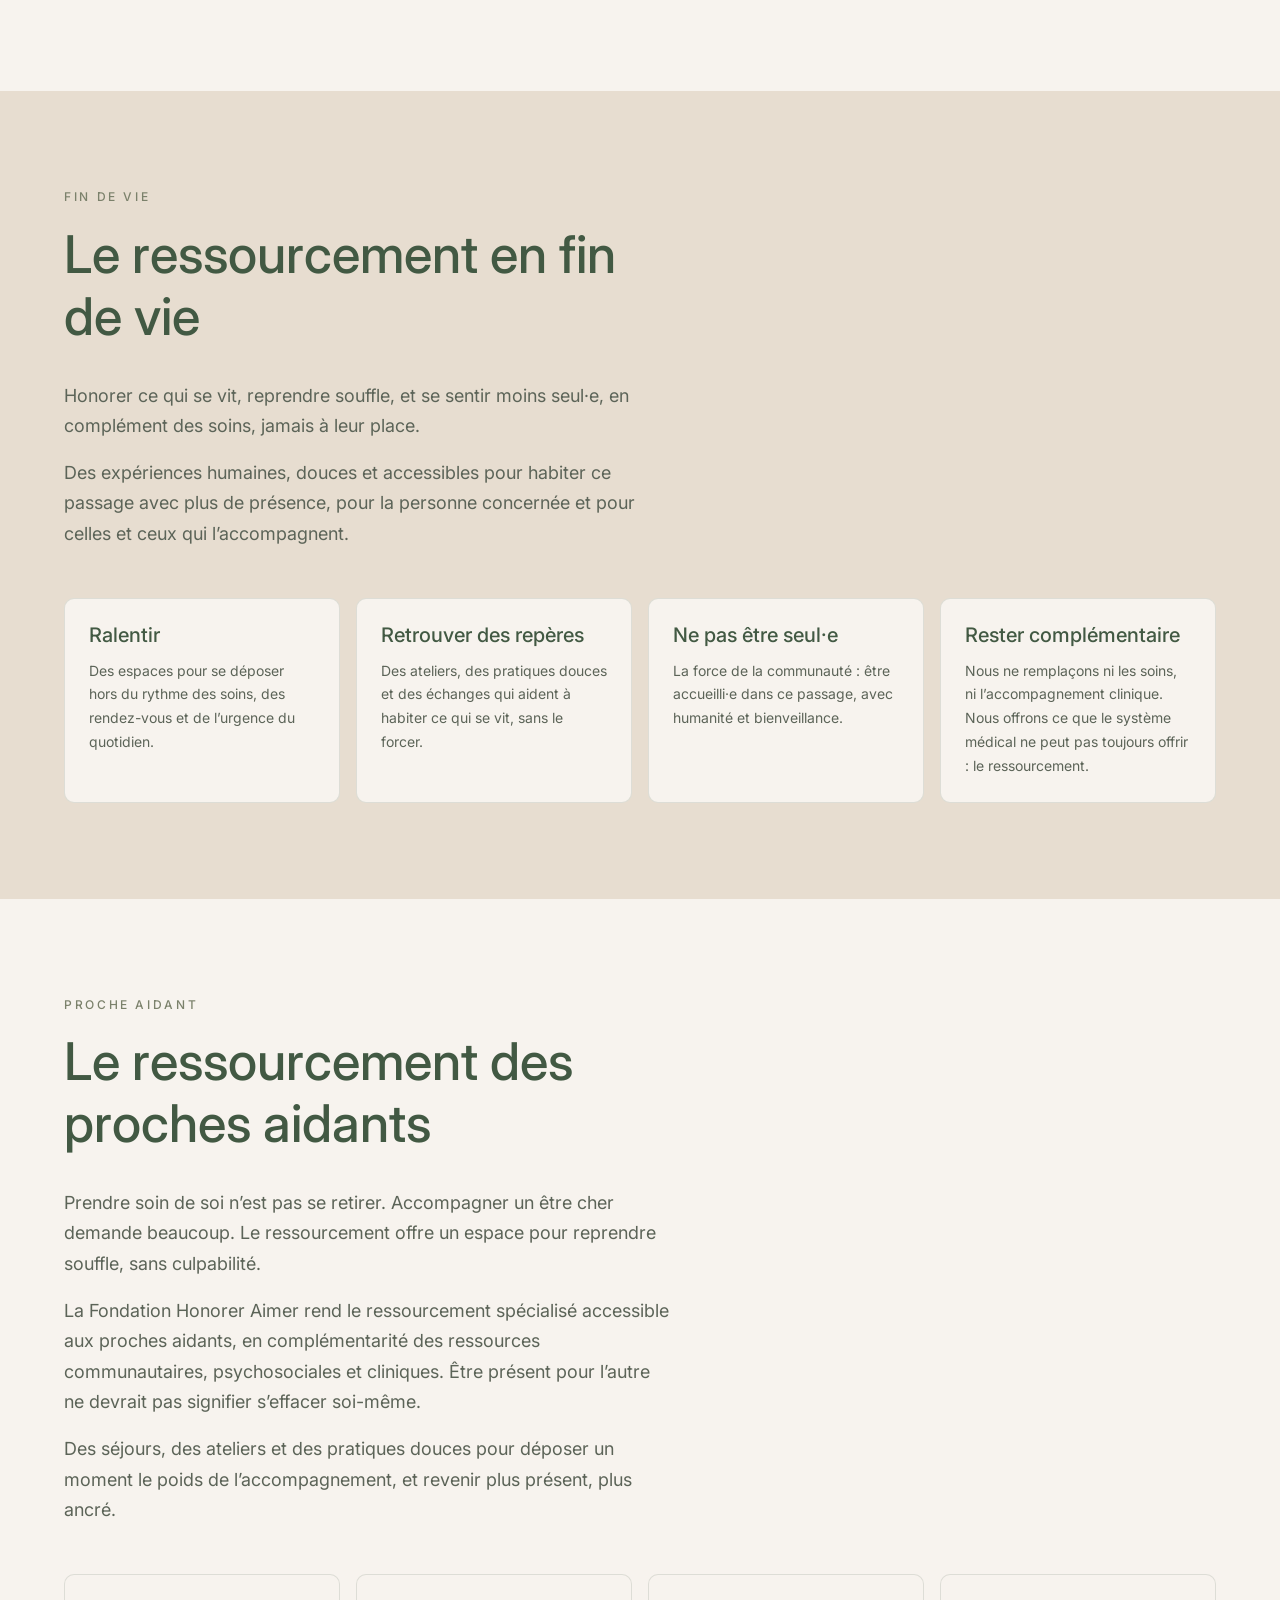
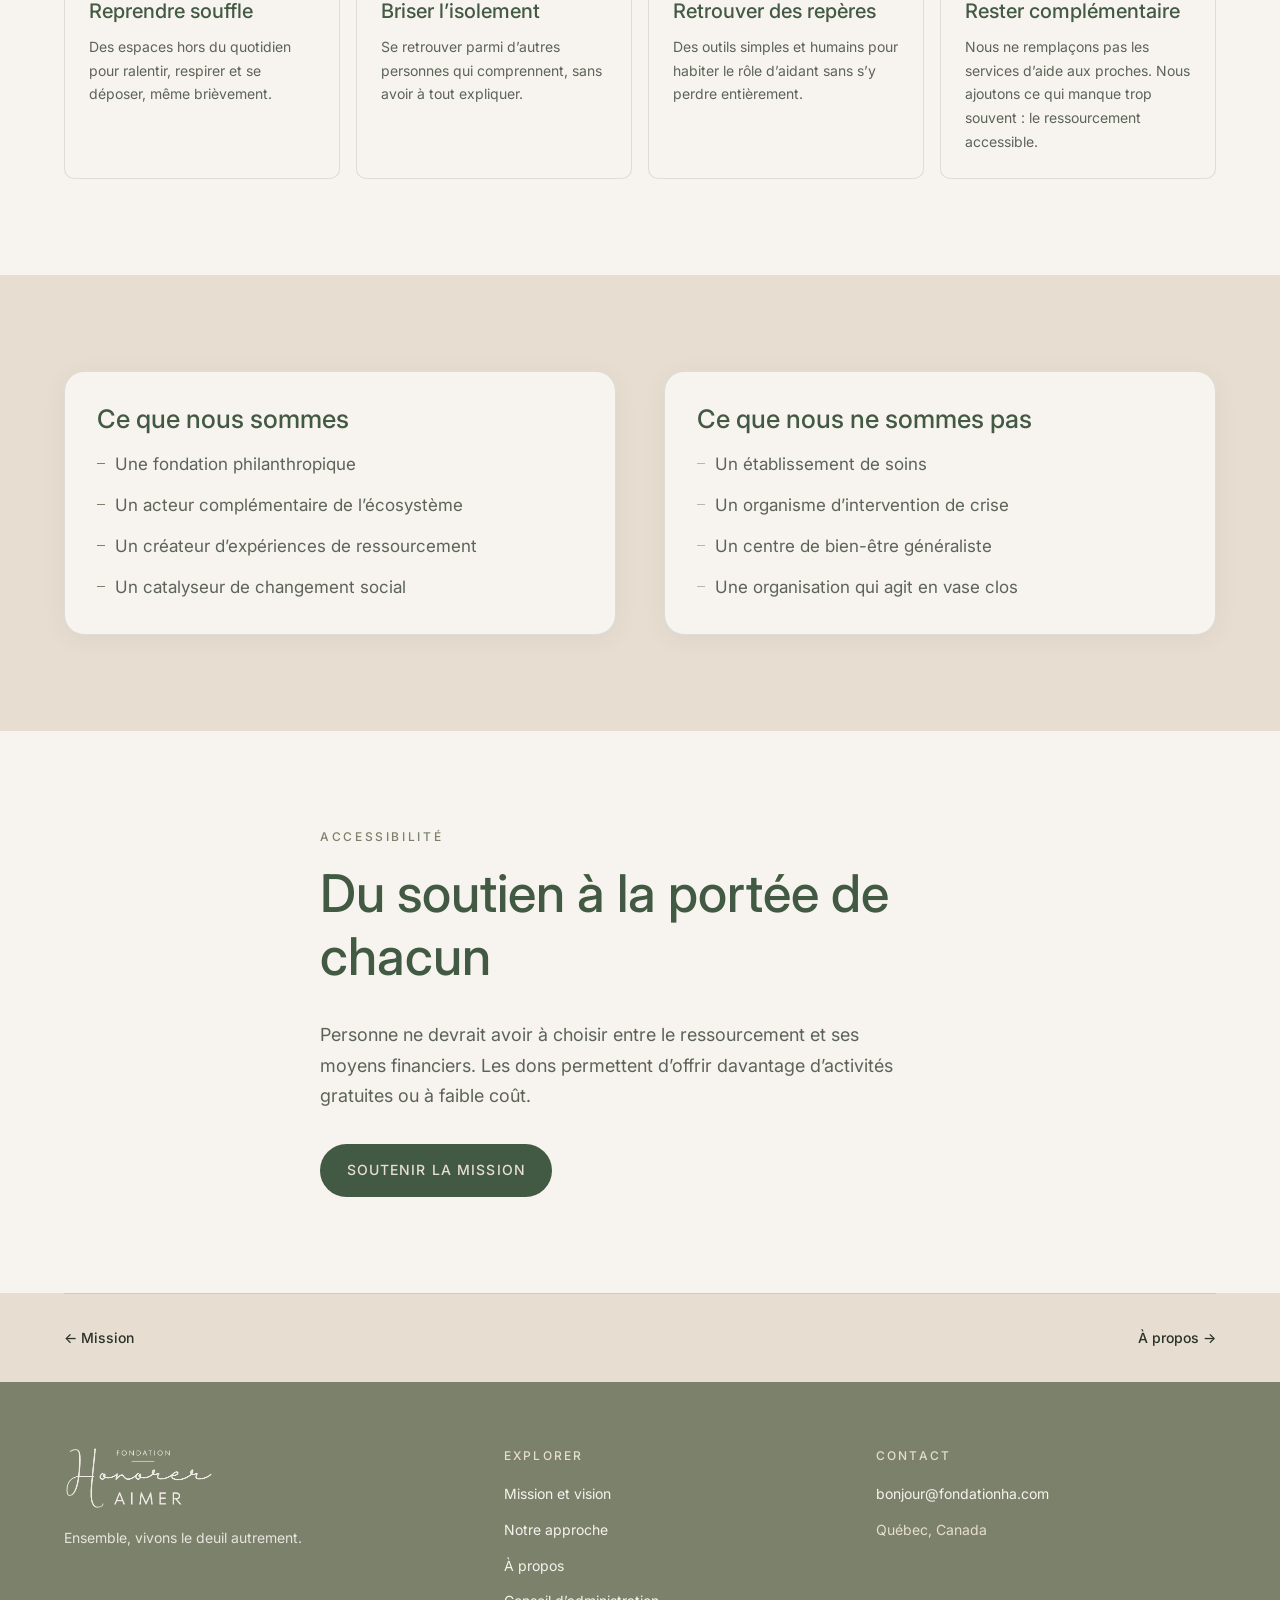
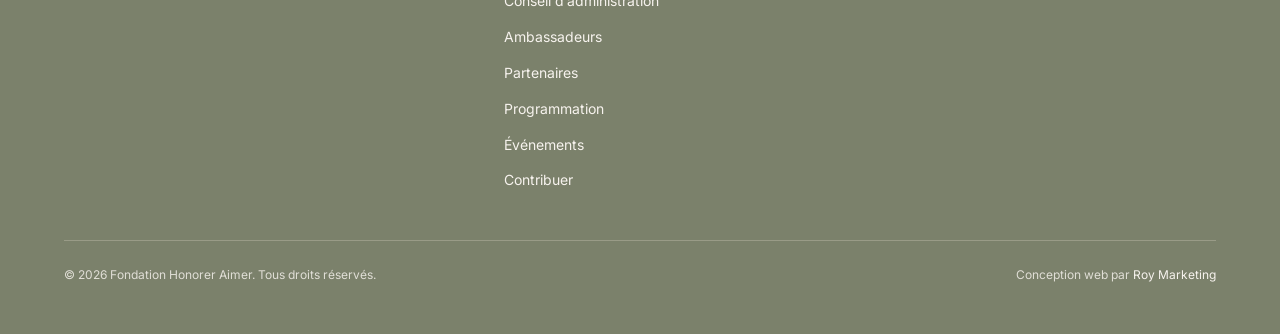
<file: fin-de-vie.html>
﻿<!DOCTYPE html>
<html lang="fr">
<head>
  <meta charset="UTF-8">
  <meta name="viewport" content="width=device-width, initial-scale=1.0">
  <title>Fin de vie | Fondation Honorer Aimer</title>
  <meta name="robots" content="noindex">
  <meta name="description" content="Le ressourcement en fin de vie est présenté dans la page Approche de la Fondation Honorer Aimer.">
  <link rel="canonical" href="https://fondationha.com/approche.html#fin-de-vie">
  <meta http-equiv="refresh" content="0; url=approche.html#fin-de-vie">
  <link rel="icon" href="assets/images/favicon.png">
  <link rel="stylesheet" href="css/tokens.css">
  <link rel="stylesheet" href="css/styles.css?v=20261109a">
  <link rel="stylesheet" href="css/menu.css?v=20261026a">
  <footer class="site-footer"><div class="container"><div class="footer__grid"><div class="footer__brand"><img src="assets/images/logo-light.png" alt="Fondation Honorer Aimer" width="200" height="85"><p>Ensemble, vivons le deuil autrement.</p></div><div><p class="footer__heading">Explorer</p><ul class="footer__links"><li><a href="mission.html">Mission et vision</a></li><li><a href="approche.html">Notre approche</a></li><li><a href="a-propos.html">À propos</a></li><li><a href="conseil.html">Conseil d’administration</a></li><li><a href="ambassadeurs.html">Ambassadeurs</a></li><li><a href="partenaires.html">Partenaires</a></li><li><a href="programmation.html">Programmation</a></li><li><a href="evenements.html">Événements</a></li><li><a href="dons.html">Contribuer</a></li></ul></div><div><p class="footer__heading">Contact</p><ul class="footer__links"><li><a href="mailto:bonjour@fondationha.com">bonjour@fondationha.com</a></li><li>Québec, Canada</li></ul></div></div><div class="footer__bottom"><p>© <span id="year">2026</span> Fondation Honorer Aimer. Tous droits réservés.</p><p>Conception web par <a href="https://roymarketing.ca" target="_blank" rel="noopener noreferrer">Roy Marketing</a></p></div></div></footer>
  <script>location.replace("approche.html#fin-de-vie");</script>
</head>
<body>
  <main id="contenu">
    <section class="page-hero">
      <div class="container page-hero__content">
        <span class="section__label">Approche</span>
        <h1 class="page-hero__title">Le ressourcement en fin de vie</h1>
        <p class="page-hero__lead">Ce contenu fait maintenant partie de notre page Approche, avec les autres publics de la fondation.</p>
        <div class="btn-row">
          <a class="btn btn--primary" href="approche.html#fin-de-vie">Continuer vers l’approche</a>
        </div>
      </div>
    </section>
  </main>
</body>
</html>
</file>
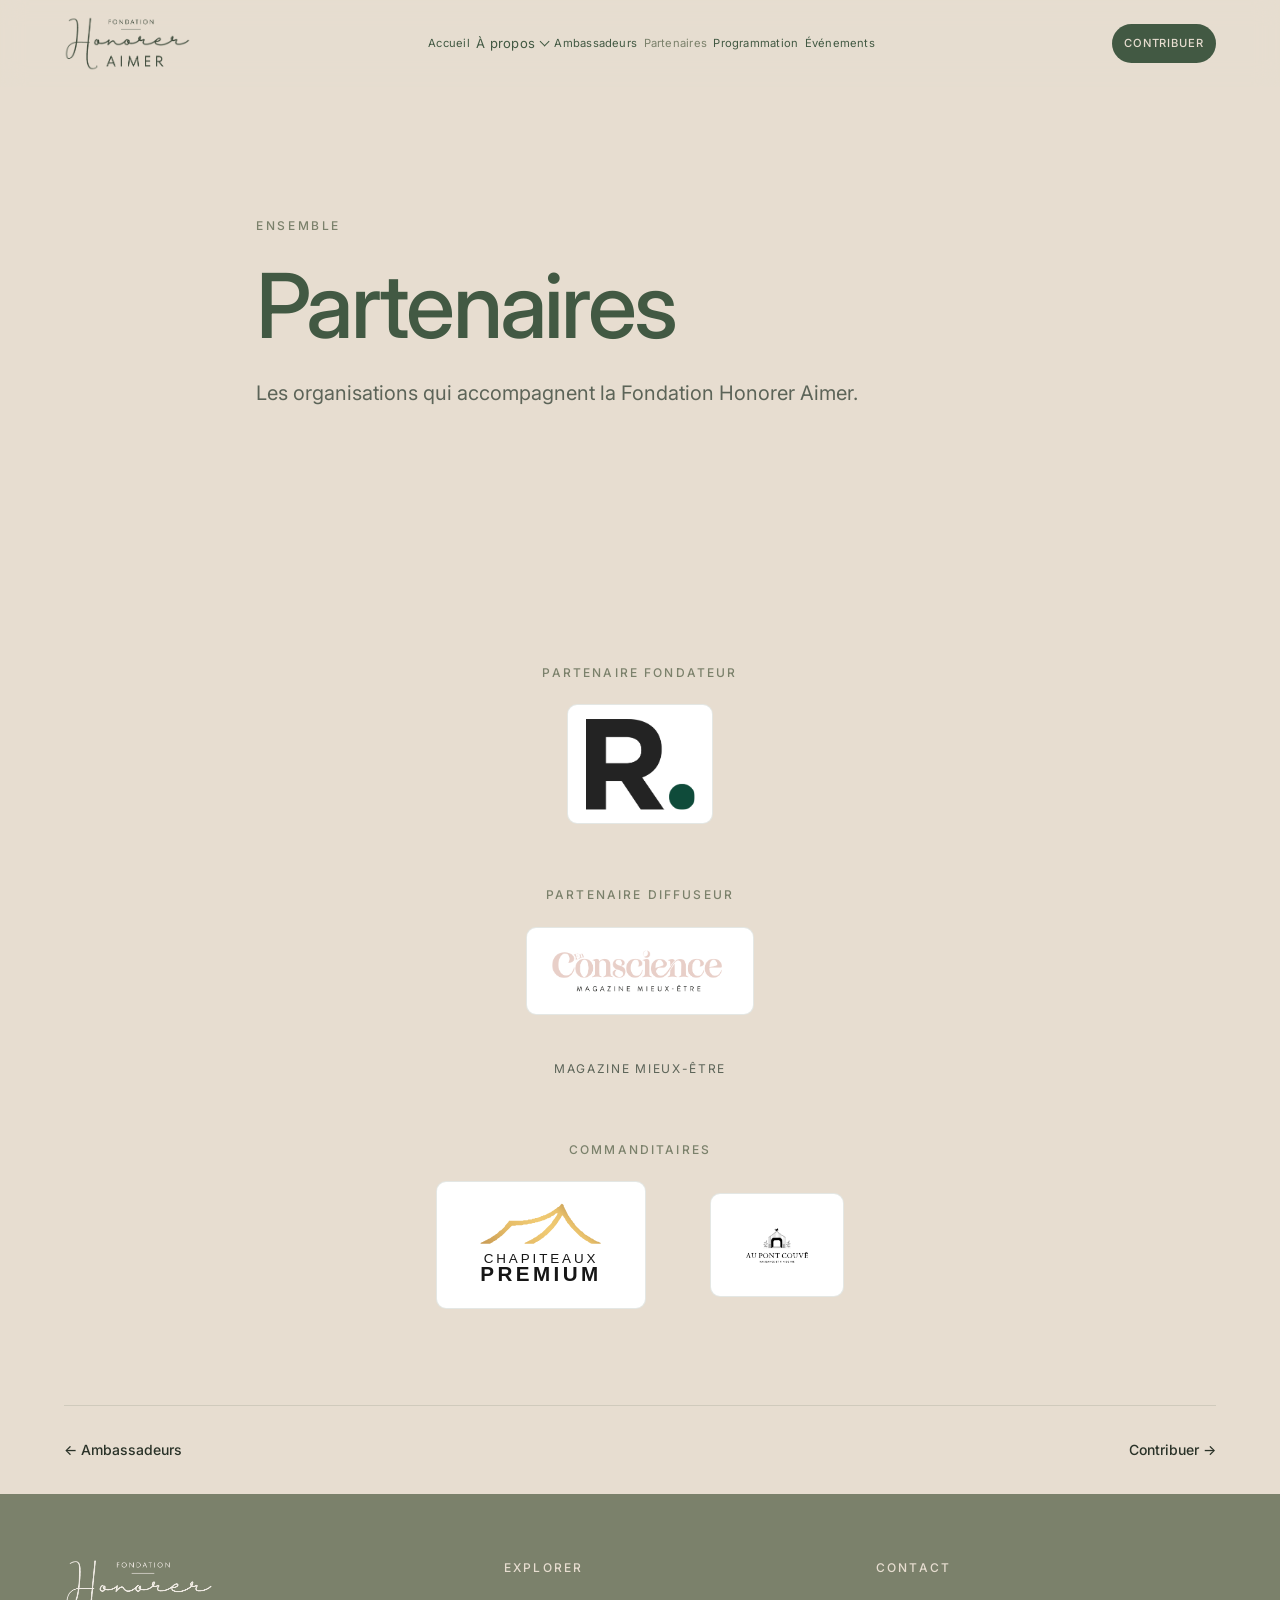
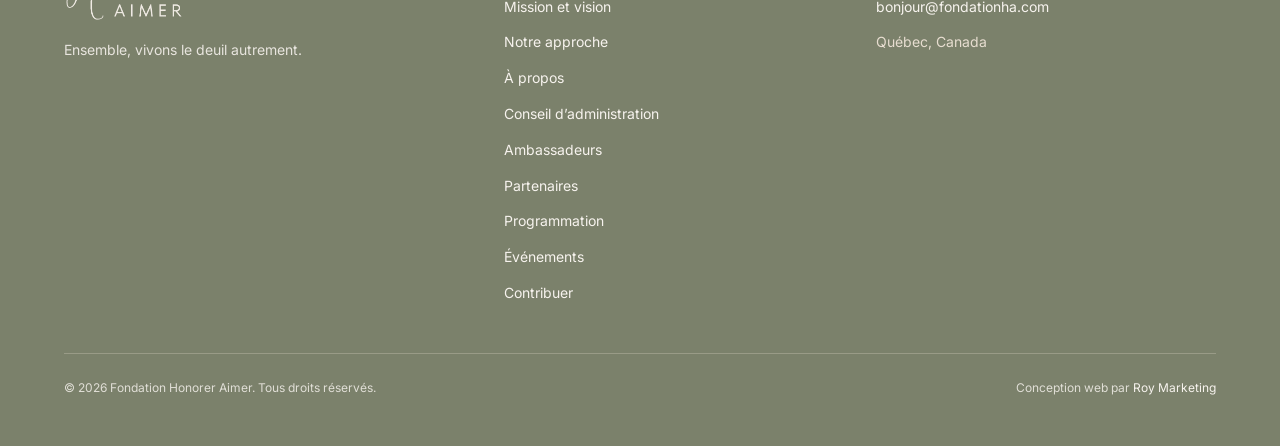
<file: partenaires.html>
<!DOCTYPE html>
<html lang="fr">
<head>
  <meta charset="UTF-8">
  <meta name="viewport" content="width=device-width, initial-scale=1.0">
  <title>Partenaires | Fondation Honorer Aimer</title>
  <meta name="description" content="Le partenaire fondateur, le partenaire diffuseur et les commanditaires de la Fondation Honorer Aimer.">
  <meta name="theme-color" content="#425943">
  <meta property="og:type" content="website">
  <meta property="og:locale" content="fr_CA">
  <meta property="og:title" content="Partenaires | Fondation Honorer Aimer">
  <meta property="og:description" content="Roy Marketing, En Conscience, Chapiteaux Premium et Au Pont Couvé accompagnent la fondation.">
  <meta property="og:image" content="https://fondationha.com/assets/images/og-share.png">
  <meta property="og:image:width" content="1200">
  <meta property="og:image:height" content="630">
  <meta property="og:url" content="https://fondationha.com/partenaires.html">
  <meta name="twitter:card" content="summary_large_image">
  <meta name="twitter:image" content="https://fondationha.com/assets/images/og-share.png">
  <link rel="canonical" href="https://fondationha.com/partenaires.html">
  <link rel="icon" href="assets/images/favicon.png">
  <link rel="preconnect" href="https://fonts.googleapis.com">
  <link rel="preconnect" href="https://fonts.gstatic.com" crossorigin>
  <link href="https://fonts.googleapis.com/css2?family=Inter:wght@300;400;500&display=swap" rel="stylesheet">
  <link rel="stylesheet" href="css/tokens.css">
  <link rel="stylesheet" href="css/styles.css?v=20261109a">
  <link rel="stylesheet" href="css/menu.css?v=20261026a">
</head>
<body data-page="partenaires">
  <a class="sr-only" href="#contenu">Aller au contenu</a>
  <header class="site-header">
    <div class="container site-header__inner">
      <a class="logo" href="index.html" aria-label="Fondation Honorer Aimer - Accueil"><img src="assets/images/logo.png" alt="Fondation Honorer Aimer" width="200" height="85"></a>
      <button class="nav-toggle" type="button" aria-expanded="false" aria-controls="navigation" aria-label="Ouvrir le menu"><span></span><span></span><span></span></button>
      <nav class="site-nav" id="navigation" aria-label="Navigation principale">
        <ul class="site-nav__list">
          <li><a href="index.html" data-page="accueil">Accueil</a></li>
          <li class="nav-item nav-item--sub">
            <button type="button" class="nav-sub__toggle" aria-expanded="false" aria-controls="nav-a-propos" data-nav-group="a-propos">À propos<span class="nav-sub__chevron" aria-hidden="true"></span></button>
            <ul class="nav-sub" id="nav-a-propos" hidden>
              <li><a href="mission.html" data-page="mission">Mission</a></li>
              <li><a href="approche.html" data-page="approche">Approche</a></li>
              <li><a href="conseil.html" data-page="conseil">Conseil</a></li>
            </ul>
          </li>
          <li><a href="ambassadeurs.html" data-page="ambassadeurs">Ambassadeurs</a></li>
          <li><a href="partenaires.html" data-page="partenaires">Partenaires</a></li>
          <li><a href="programmation.html" data-page="programmation">Programmation</a></li>
          <li><a href="evenements.html" data-page="evenements">Événements</a></li>
        </ul>
        <div class="site-nav__cta"><a class="btn btn--primary" href="dons.html">Contribuer</a></div>
      </nav>
      <div class="header-actions"><a class="btn btn--primary" href="dons.html">Contribuer</a></div>
    </div>
  </header>
  <main id="contenu">
    <section class="page-hero">
      <div class="container page-hero__content reveal">
        <span class="section__label">Ensemble</span>
        <h1 class="page-hero__title">Partenaires</h1>
        <p class="page-hero__lead">Les organisations qui accompagnent la Fondation Honorer Aimer.</p>
      </div>
    </section>
    <section class="section">
      <div class="container">
        <div class="partner-tier partner-tier--founder">
          <h2>Partenaire fondateur</h2>
          <div class="partner-logos">
            <a href="https://roymarketing.ca" target="_blank" rel="noopener noreferrer">
              <img src="assets/images/partners/roy-marketing.png" alt="Roy Marketing" width="599" height="499">
            </a>
          </div>
        </div>
        <div class="partner-tier">
          <h2>Partenaire diffuseur</h2>
          <div class="partner-logos">
            <a href="https://enconsciencemagazine.ca/" target="_blank" rel="noopener noreferrer">
              <img src="assets/images/partners/en-conscience.png" alt="En Conscience magazine" width="4642" height="1424">
            </a>
            <p class="partner-caption">Magazine mieux-être</p>
          </div>
        </div>
        <div class="partner-tier">
          <h2>Commanditaires</h2>
          <div class="partner-logos partner-logos--sponsors">
            <img class="partner-logo--lg" src="assets/images/partners/chapiteaux-premium.svg" alt="Chapiteaux Premium" width="250" height="143">
            <img src="assets/images/partners/au-pont-couve.jpg" alt="Au Pont Couvé" width="1400" height="1082">
          </div>
        </div>
      </div>
    </section>
    <nav class="container page-nav" aria-label="Pages suivantes"><a href="ambassadeurs.html">← Ambassadeurs</a><a href="dons.html">Contribuer →</a></nav>
  </main>
  <footer class="site-footer"><div class="container"><div class="footer__grid"><div class="footer__brand"><img src="assets/images/logo-light.png" alt="Fondation Honorer Aimer" width="200" height="85"><p>Ensemble, vivons le deuil autrement.</p></div><div><p class="footer__heading">Explorer</p><ul class="footer__links"><li><a href="mission.html">Mission et vision</a></li><li><a href="approche.html">Notre approche</a></li><li><a href="a-propos.html">À propos</a></li><li><a href="conseil.html">Conseil d’administration</a></li><li><a href="ambassadeurs.html">Ambassadeurs</a></li><li><a href="partenaires.html">Partenaires</a></li><li><a href="programmation.html">Programmation</a></li><li><a href="evenements.html">Événements</a></li><li><a href="dons.html">Contribuer</a></li></ul></div><div><p class="footer__heading">Contact</p><ul class="footer__links"><li><a href="mailto:bonjour@fondationha.com">bonjour@fondationha.com</a></li><li>Québec, Canada</li></ul></div></div><div class="footer__bottom"><p>© <span id="year">2026</span> Fondation Honorer Aimer. Tous droits réservés.</p><p>Conception web par <a href="https://roymarketing.ca" target="_blank" rel="noopener noreferrer">Roy Marketing</a></p></div></div></footer>
  <script type="module" src="js/main.js?v=20261109a"></script>
  <script>document.getElementById("year").textContent = String(new Date().getFullYear());</script>
</body>
</html>
</file>
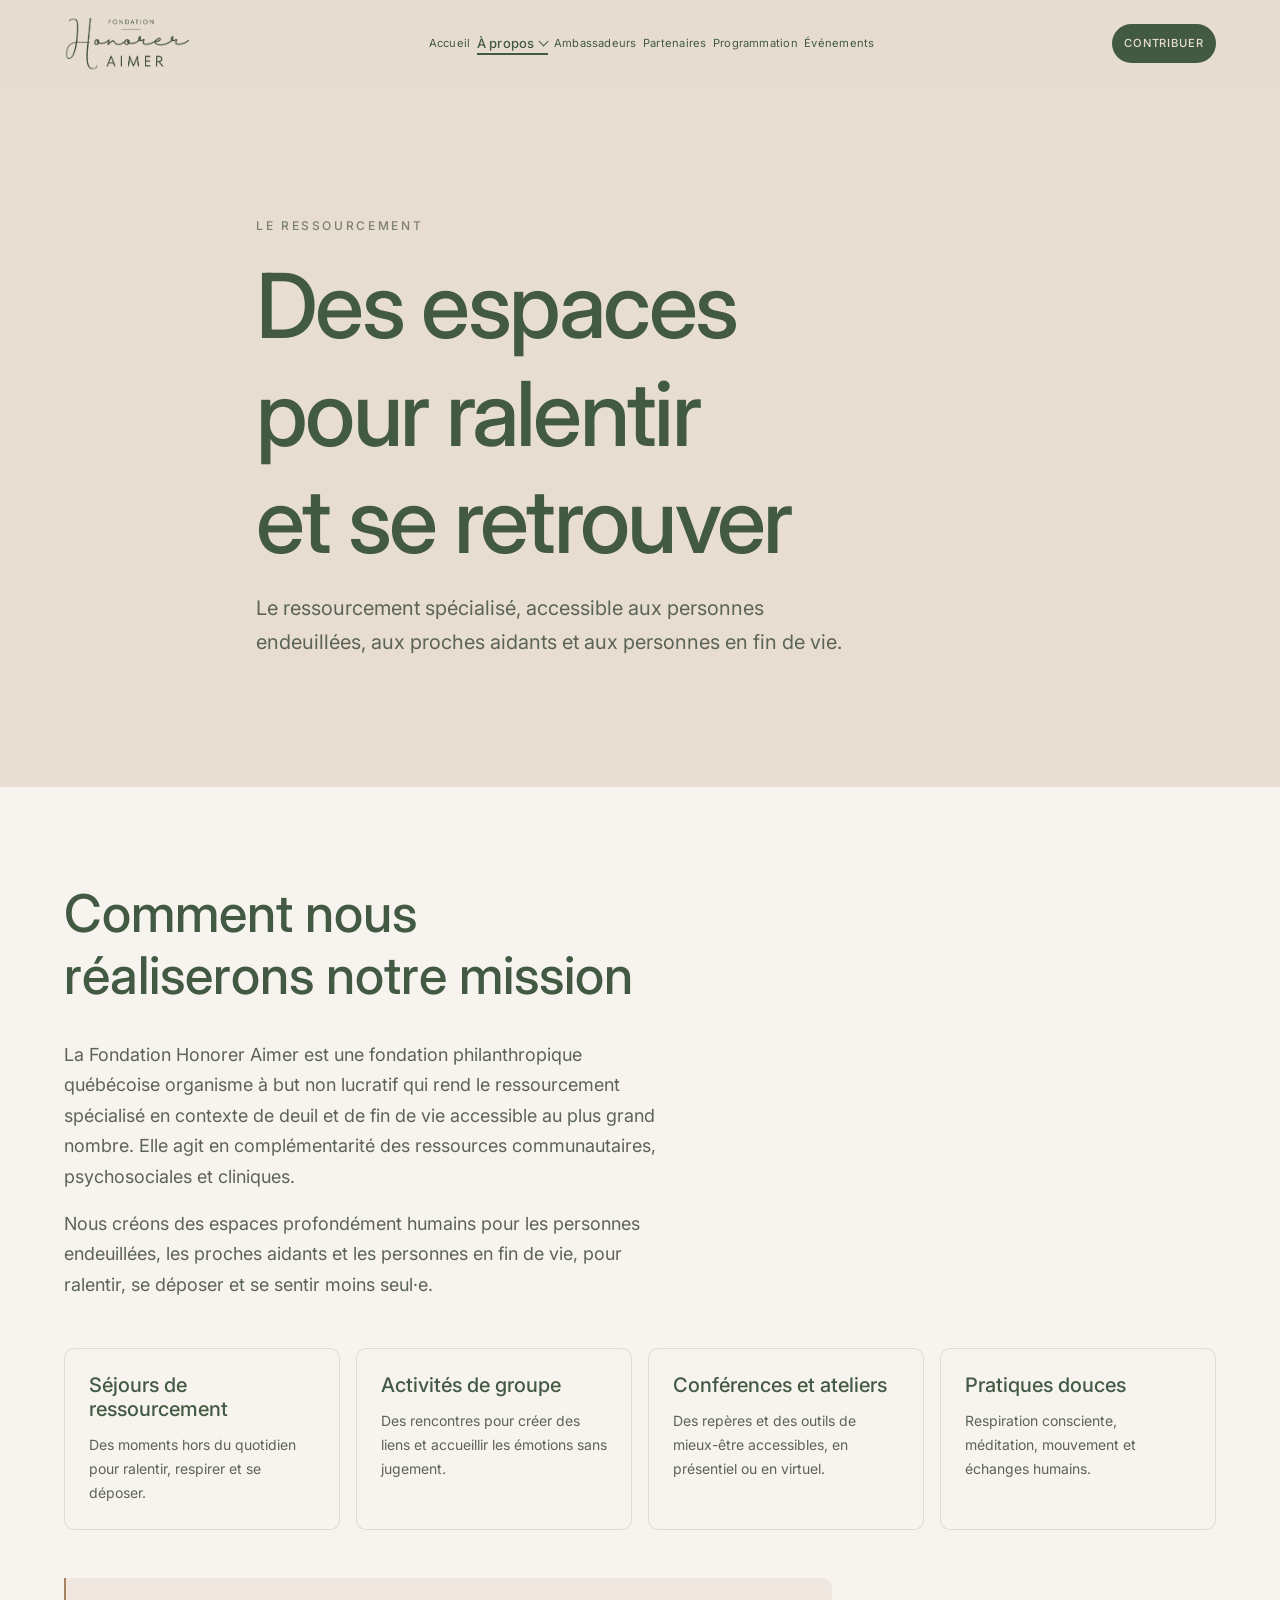
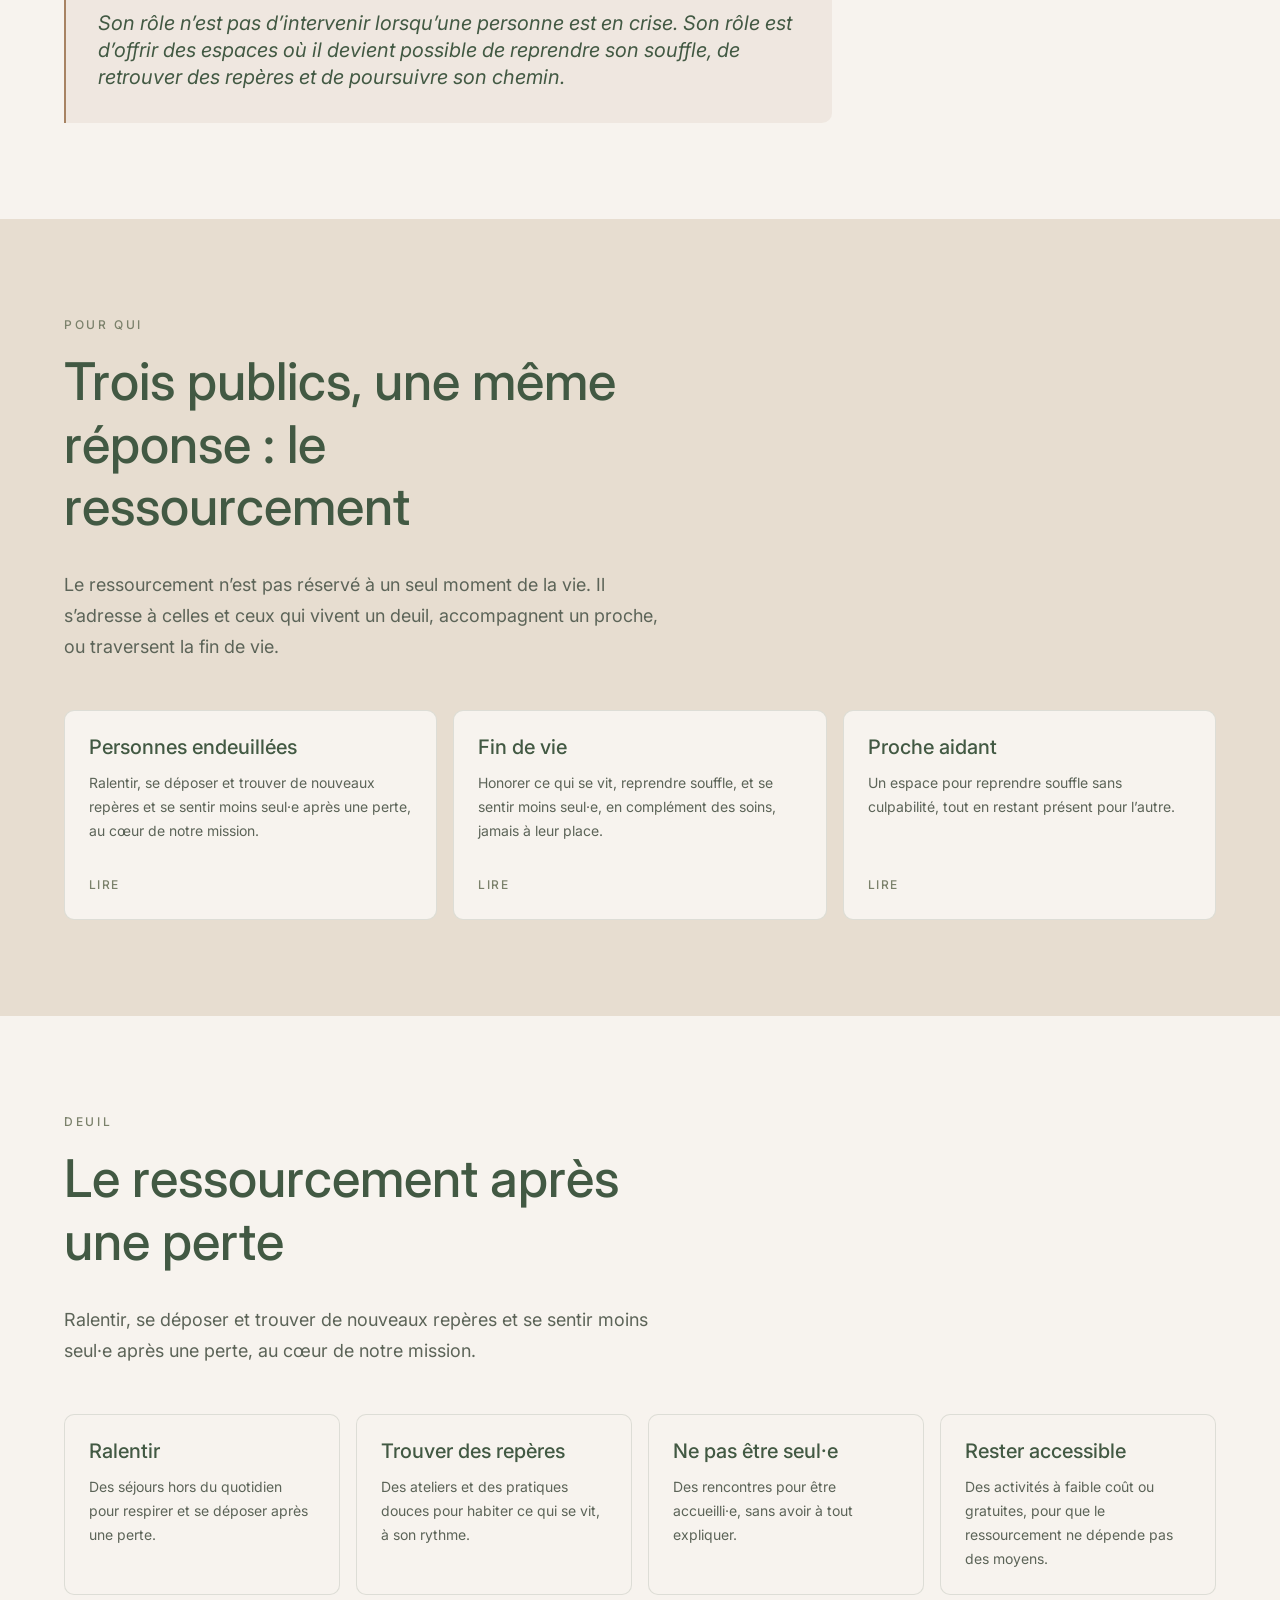
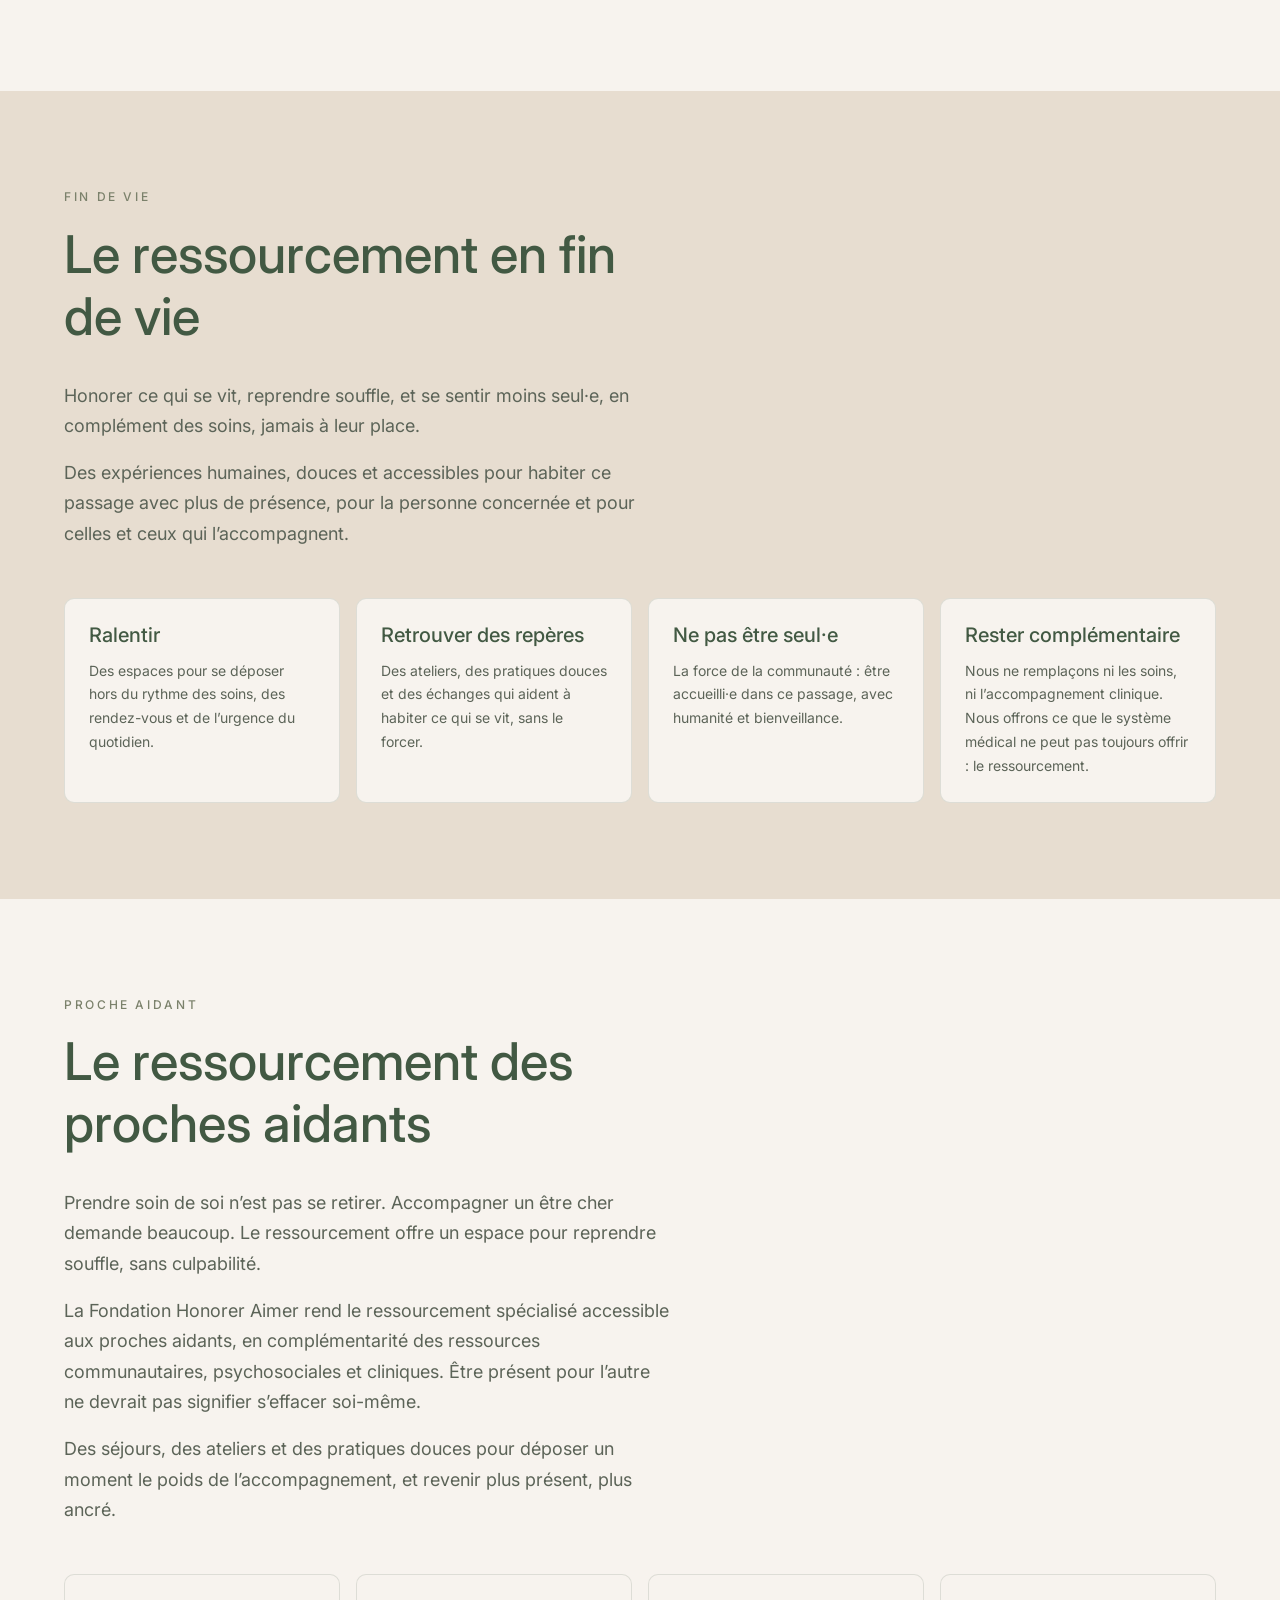
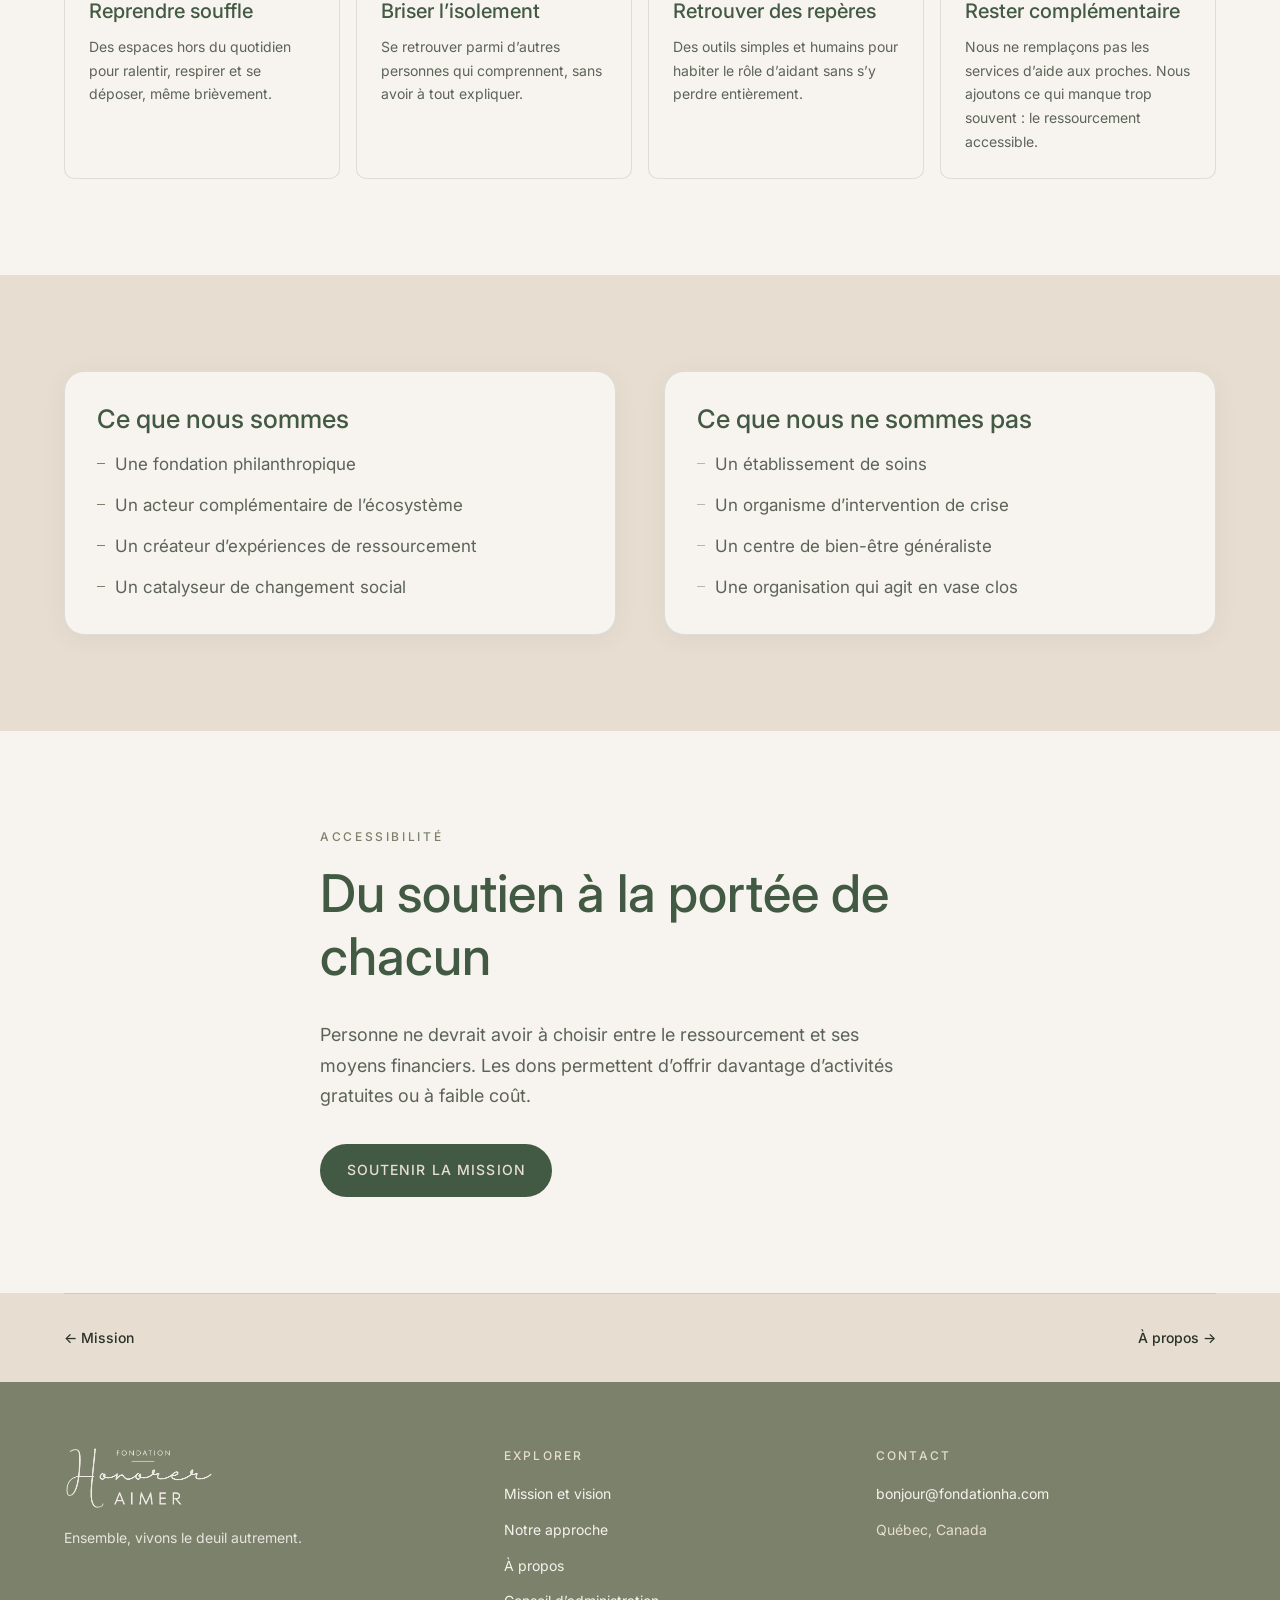
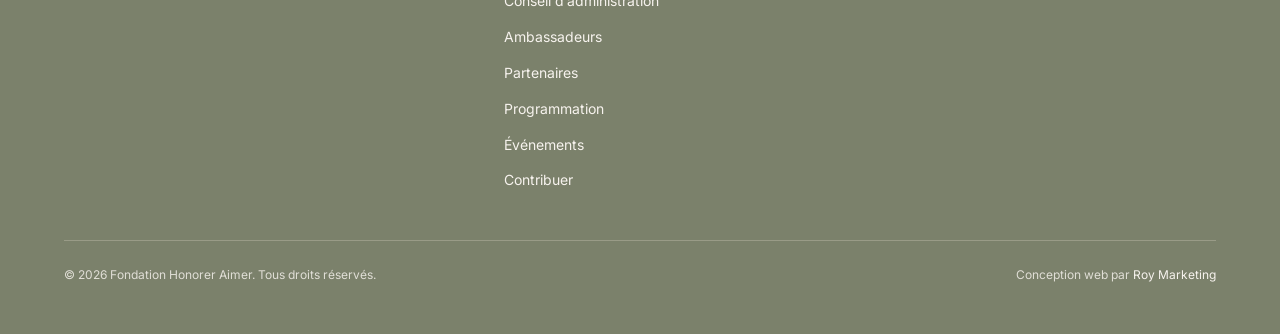
<file: proche-aidant.html>
﻿<!DOCTYPE html>
<html lang="fr">
<head>
  <meta charset="UTF-8">
  <meta name="viewport" content="width=device-width, initial-scale=1.0">
  <title>Proche aidant | Fondation Honorer Aimer</title>
  <meta name="robots" content="noindex">
  <meta name="description" content="Le ressourcement des proches aidants est présenté dans la page Approche de la Fondation Honorer Aimer.">
  <link rel="canonical" href="https://fondationha.com/approche.html#proche-aidant">
  <meta http-equiv="refresh" content="0; url=approche.html#proche-aidant">
  <link rel="icon" href="assets/images/favicon.png">
  <link rel="stylesheet" href="css/tokens.css">
  <link rel="stylesheet" href="css/styles.css?v=20261109a">
  <link rel="stylesheet" href="css/menu.css?v=20261026a">
  <footer class="site-footer"><div class="container"><div class="footer__grid"><div class="footer__brand"><img src="assets/images/logo-light.png" alt="Fondation Honorer Aimer" width="200" height="85"><p>Ensemble, vivons le deuil autrement.</p></div><div><p class="footer__heading">Explorer</p><ul class="footer__links"><li><a href="mission.html">Mission et vision</a></li><li><a href="approche.html">Notre approche</a></li><li><a href="a-propos.html">À propos</a></li><li><a href="conseil.html">Conseil d’administration</a></li><li><a href="ambassadeurs.html">Ambassadeurs</a></li><li><a href="partenaires.html">Partenaires</a></li><li><a href="programmation.html">Programmation</a></li><li><a href="evenements.html">Événements</a></li><li><a href="dons.html">Contribuer</a></li></ul></div><div><p class="footer__heading">Contact</p><ul class="footer__links"><li><a href="mailto:bonjour@fondationha.com">bonjour@fondationha.com</a></li><li>Québec, Canada</li></ul></div></div><div class="footer__bottom"><p>© <span id="year">2026</span> Fondation Honorer Aimer. Tous droits réservés.</p><p>Conception web par <a href="https://roymarketing.ca" target="_blank" rel="noopener noreferrer">Roy Marketing</a></p></div></div></footer>
  <script>location.replace("approche.html#proche-aidant");</script>
</head>
<body>
  <main id="contenu">
    <section class="page-hero">
      <div class="container page-hero__content">
        <span class="section__label">Approche</span>
        <h1 class="page-hero__title">Le ressourcement des proches aidants</h1>
        <p class="page-hero__lead">Ce contenu fait maintenant partie de notre page Approche, avec les autres publics de la fondation.</p>
        <div class="btn-row">
          <a class="btn btn--primary" href="approche.html#proche-aidant">Continuer vers l’approche</a>
        </div>
      </div>
    </section>
  </main>
</body>
</html>
</file>
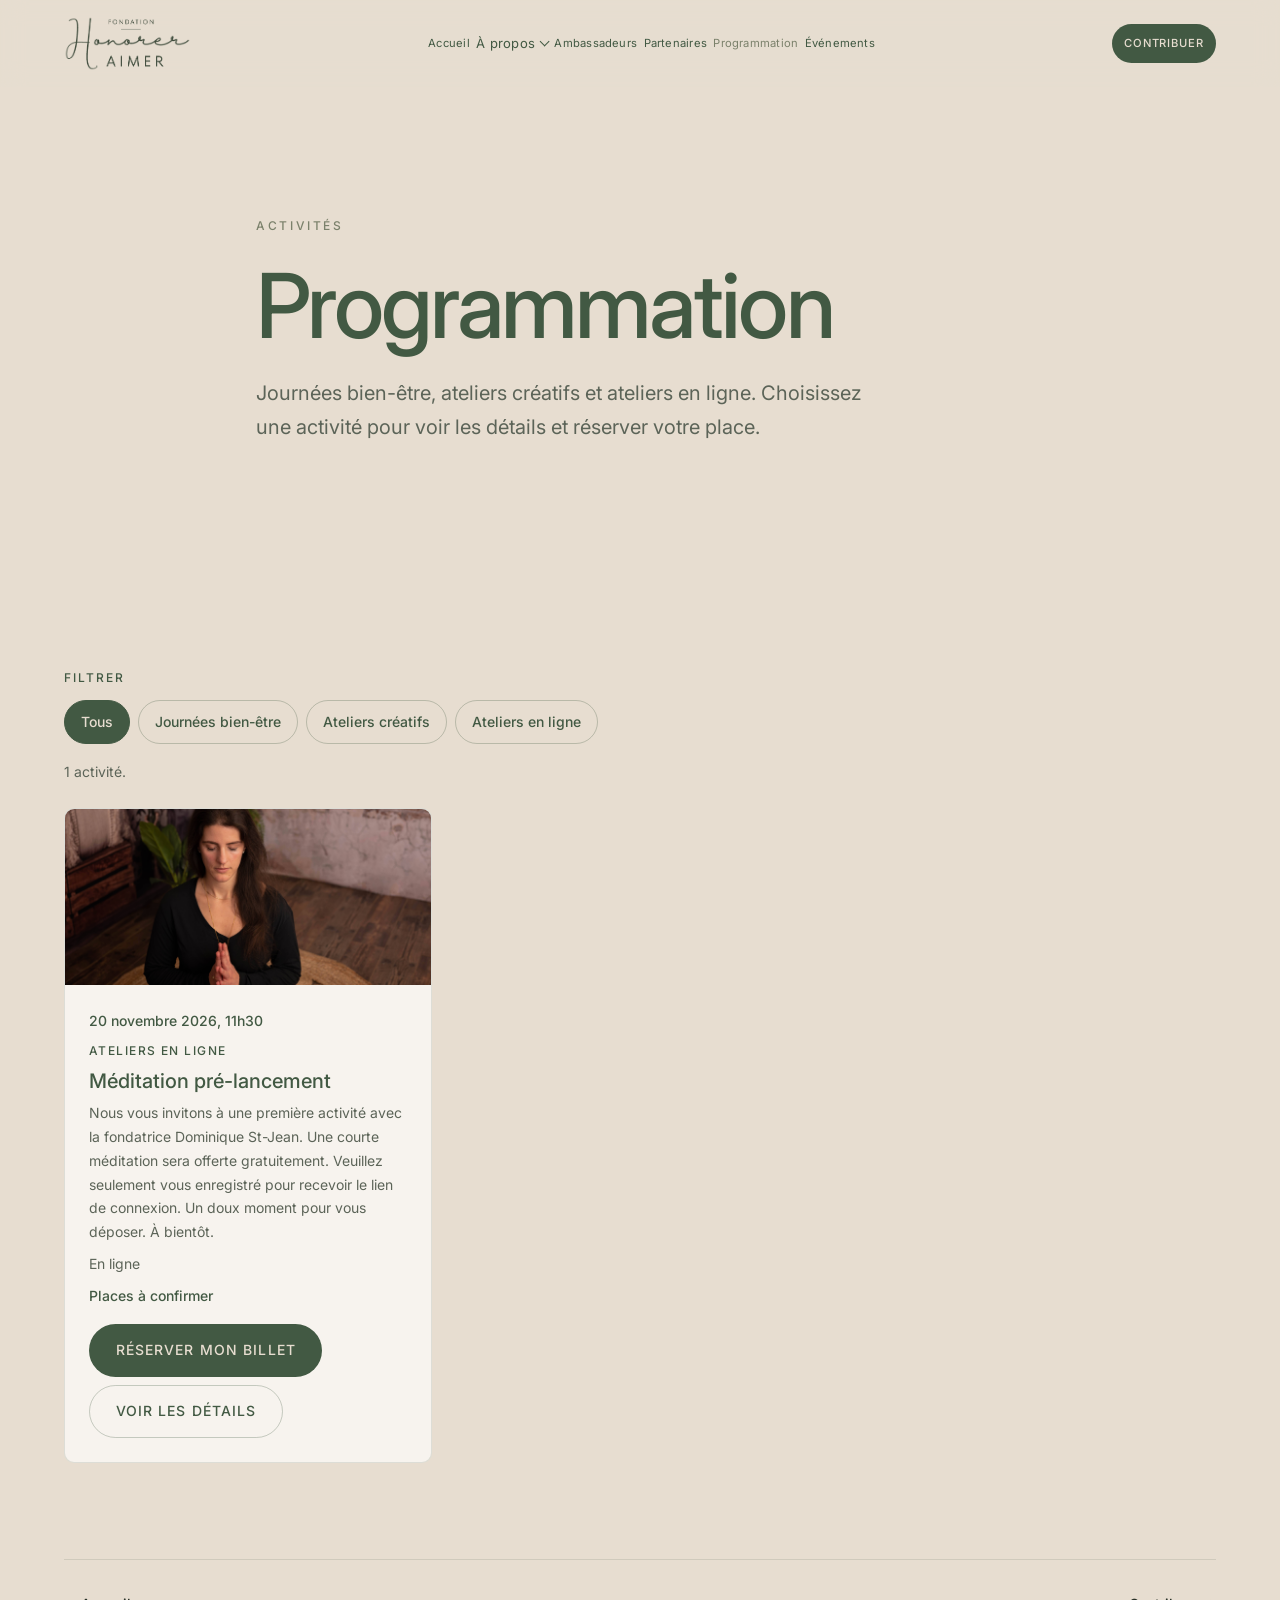
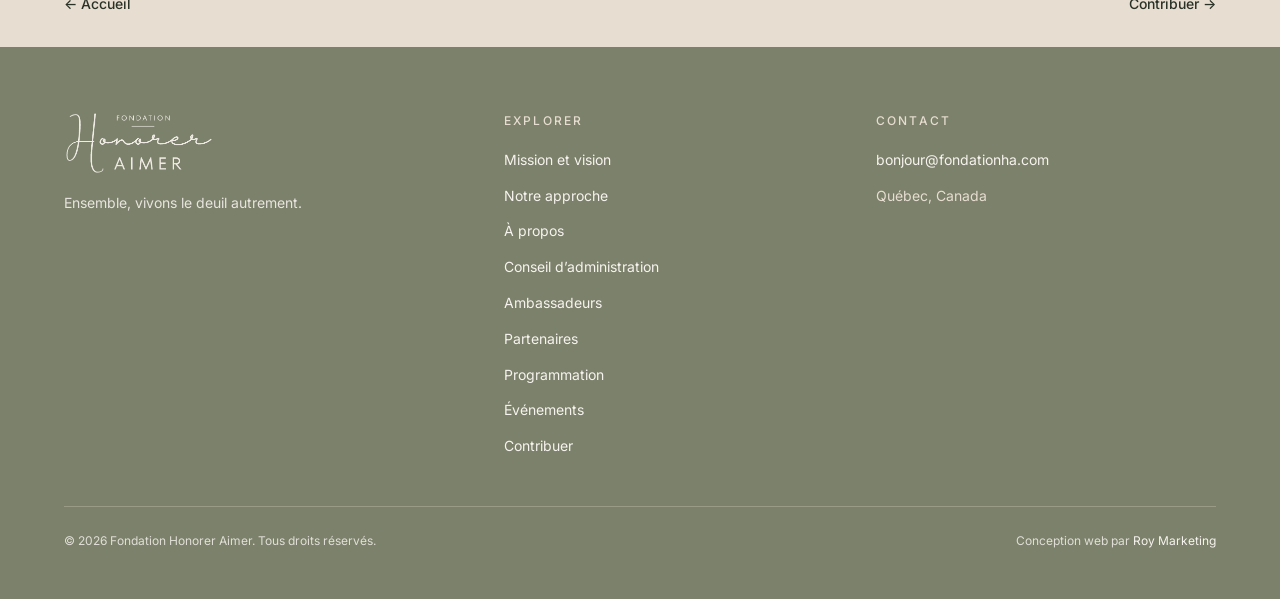
<file: programmation.html>
<!DOCTYPE html>
<html lang="fr">
<head>
  <meta charset="UTF-8">
  <meta name="viewport" content="width=device-width, initial-scale=1.0">
  <title>Programmation | Fondation Honorer Aimer</title>
  <meta name="description" content="Journées bien-être, ateliers créatifs et ateliers en ligne de la Fondation Honorer Aimer. Les fiches affichées sont des exemples.">
  <meta name="theme-color" content="#425943">
  <meta property="og:type" content="website">
  <meta property="og:locale" content="fr_CA">
  <meta property="og:title" content="Programmation | Fondation Honorer Aimer">
  <meta property="og:description" content="Journées bien-être, ateliers créatifs et ateliers en ligne de la Fondation Honorer Aimer. Les fiches affichées sont des exemples.">
  <meta property="og:image" content="https://fondationha.com/assets/images/og-share.png">
  <meta property="og:image:width" content="1200">
  <meta property="og:image:height" content="630">
  <meta property="og:url" content="https://fondationha.com/programmation.html">
  <meta name="twitter:card" content="summary_large_image">
  <meta name="twitter:image" content="https://fondationha.com/assets/images/og-share.png">
  <link rel="canonical" href="https://fondationha.com/programmation.html">
  <link rel="icon" href="assets/images/favicon.png">
  <link rel="preconnect" href="https://fonts.googleapis.com">
  <link rel="preconnect" href="https://fonts.gstatic.com" crossorigin>
  <link href="https://fonts.googleapis.com/css2?family=Inter:wght@300;400;500&display=swap" rel="stylesheet">
  <link rel="stylesheet" href="css/tokens.css">
  <link rel="stylesheet" href="css/styles.css?v=20261008a">
  <link rel="stylesheet" href="css/menu.css?v=20261104a">
</head>
<body data-page="programmation">
  <a class="sr-only" href="#contenu">Aller au contenu</a>
  <header class="site-header">
    <div class="container site-header__inner">
      <a class="logo" href="index.html" aria-label="Fondation Honorer Aimer - Accueil"><img src="assets/images/logo.png" alt="Fondation Honorer Aimer" width="200" height="85"></a>
      <button class="nav-toggle" type="button" aria-expanded="false" aria-controls="navigation" aria-label="Ouvrir le menu"><span></span><span></span><span></span></button>
      <nav class="site-nav" id="navigation" aria-label="Navigation principale">
        <ul class="site-nav__list">
          <li><a href="index.html" data-page="accueil">Accueil</a></li>
          <li class="nav-item nav-item--sub">
            <button type="button" class="nav-sub__toggle" aria-expanded="false" aria-controls="nav-a-propos" data-nav-group="a-propos">À propos<span class="nav-sub__chevron" aria-hidden="true"></span></button>
            <ul class="nav-sub" id="nav-a-propos" hidden>
              <li><a href="mission.html" data-page="mission">Mission</a></li>
              <li><a href="approche.html" data-page="approche">Approche</a></li>
              <li><a href="conseil.html" data-page="conseil">Conseil</a></li>
            </ul>
          </li>
          <li><a href="ambassadeurs.html" data-page="ambassadeurs">Ambassadeurs</a></li>
          <li><a href="partenaires.html" data-page="partenaires">Partenaires</a></li>
          <li><a href="programmation.html" data-page="programmation">Programmation</a></li>
          <li><a href="evenements.html" data-page="evenements">Événements</a></li>
        </ul>
        <div class="site-nav__cta"><a class="btn btn--primary" href="dons.html">Contribuer</a></div>
      </nav>
      <div class="header-actions"><a class="btn btn--primary" href="dons.html">Contribuer</a></div>
    </div>
  </header>
  <main id="contenu">
    <section class="page-hero">
      <div class="container page-hero__content reveal">
        <span class="section__label">Activités</span>
        <h1 class="page-hero__title">Programmation</h1>
        <p class="page-hero__lead" data-prog-lead>Journées bien-être, ateliers créatifs et ateliers en ligne. Les fiches affichées sont des exemples, en attendant la programmation réelle.</p>
      </div>
    </section>
    <section class="section">
      <div class="container" data-programmation>
        <p class="prog-filters__label" id="prog-filters-label">Filtrer</p>
        <div class="prog-filters" role="group" aria-labelledby="prog-filters-label" data-prog-filters></div>
        <p class="prog-status" data-prog-status aria-live="polite"></p>
        <p class="prog-empty" data-prog-empty hidden>Aucune activité dans cette catégorie.</p>
        <ul class="prog-list" data-prog-list aria-label="Activités"></ul>
        <noscript>
          <p>Activez JavaScript pour afficher les activités.</p>
        </noscript>
      </div>
    </section>
    <nav class="container page-nav" aria-label="Pages suivantes"><a href="index.html">← Accueil</a><a href="dons.html">Contribuer →</a></nav>
  </main>
  <footer class="site-footer"><div class="container"><div class="footer__grid"><div class="footer__brand"><img src="assets/images/logo-light.png" alt="Fondation Honorer Aimer" width="200" height="85"><p>Ensemble, vivons le deuil autrement.</p></div><div><p class="footer__heading">Explorer</p><ul class="footer__links"><li><a href="mission.html">Mission et vision</a></li><li><a href="approche.html">Notre approche</a></li><li><a href="a-propos.html">À propos</a></li><li><a href="conseil.html">Conseil d’administration</a></li><li><a href="ambassadeurs.html">Ambassadeurs</a></li><li><a href="partenaires.html">Partenaires</a></li><li><a href="programmation.html">Programmation</a></li><li><a href="evenements.html">Événements</a></li><li><a href="dons.html">Contribuer</a></li></ul></div><div><p class="footer__heading">Contact</p><ul class="footer__links"><li><a href="mailto:bonjour@fondationha.com">bonjour@fondationha.com</a></li><li>Québec, Canada</li></ul></div></div><div class="footer__bottom"><p>© <span id="year">2026</span> Fondation Honorer Aimer. Tous droits réservés.</p><p>Conception web par <a href="https://roymarketing.ca" target="_blank" rel="noopener noreferrer">Roy Marketing</a></p></div></div></footer>
  <script type="module" src="js/main.js?v=20261104a"></script>
  <script>document.getElementById("year").textContent = new Date().getFullYear();</script>
</body>
</html>
</file>
<file: css/tokens.css>
@font-face {
  font-family: "TT Fors";
  src: local("TT Fors Regular"), local("TT Fors"), local("TTFors-Regular");
  font-weight: 400;
  font-style: normal;
  font-display: swap;
}

@font-face {
  font-family: "TT Fors";
  src: local("TT Fors Italic"), local("TTFors-Italic");
  font-weight: 400;
  font-style: italic;
  font-display: swap;
}

@font-face {
  font-family: "TT Fors";
  src: local("TT Fors Medium"), local("TTFors-Medium");
  font-weight: 500;
  font-style: normal;
  font-display: swap;
}

:root {
  /* Palette Fondation Honorer Aimer */
  --vert-fonce: #425943;
  --vert-sauge: #7b816b;
  --sauge-pale: #b6b7a4;
  --terre: #a78363;
  --beige: #d4b086;
  --creme: #e7ddd0;
  --blanc: #f7f3ee;
  --encre: #2a3228;

  --color-bg: var(--creme);
  --color-bg-alt: var(--blanc);
  --color-bg-dark: var(--vert-fonce);
  --color-text: var(--encre);
  --color-text-muted: #5c6458;
  --color-text-on-dark: var(--creme);
  --color-text-on-dark-muted: rgba(231, 221, 208, 0.78);
  --color-accent: var(--vert-sauge);
  --color-border: rgba(66, 89, 67, 0.14);
  --color-border-strong: rgba(66, 89, 67, 0.28);

  --font-serif: "TT Fors", Inter, system-ui, -apple-system, "Segoe UI", sans-serif;
  --font-sans: "TT Fors", Inter, system-ui, -apple-system, "Segoe UI", sans-serif;
  --font-script: "TT Fors", Inter, system-ui, sans-serif;

  --fs-xs: 0.75rem;
  --fs-sm: 0.875rem;
  --fs-base: 1.0625rem;
  --fs-md: 1.125rem;
  --fs-lg: 1.25rem;
  --fs-xl: 1.5rem;
  --fs-2xl: clamp(1.75rem, 3vw, 2.25rem);
  --fs-3xl: clamp(2.25rem, 4.5vw, 3.25rem);
  --fs-hero: clamp(2.5rem, 6vw, 4rem);

  --lh-tight: 1.2;
  --lh-snug: 1.35;
  --lh-body: 1.7;

  --space-1: 0.25rem;
  --space-2: 0.5rem;
  --space-3: 0.75rem;
  --space-4: 1rem;
  --space-5: 1.5rem;
  --space-6: 2rem;
  --space-7: 3rem;
  --space-8: 4rem;
  --space-9: 6rem;
  --space-10: 8rem;

  --radius-sm: 4px;
  --radius-md: 10px;
  --radius-lg: 20px;
  --radius-pill: 999px;

  --shadow-soft: 0 12px 40px rgba(66, 89, 67, 0.08);
  --shadow-card: 0 4px 24px rgba(66, 89, 67, 0.06);

  --header-h: 5.5rem;
  --max-w: 72rem;
  --max-w-narrow: 40rem;
  --max-w-prose: 38rem;

  --ease-out: cubic-bezier(0.22, 1, 0.36, 1);
  --duration: 0.55s;
  --focus-ring: 0 0 0 3px var(--creme), 0 0 0 5px var(--vert-sauge);
}
</file>
<file: css/styles.css>
/* Fondation Honorer Aimer - site styles */

*,
*::before,
*::after {
  box-sizing: border-box;
}

html {
  scroll-behavior: smooth;
  scroll-padding-top: calc(var(--header-h) + 1rem);
  overflow-x: clip;
}

@media (prefers-reduced-motion: reduce) {
  html {
    scroll-behavior: auto;
  }

  *,
  *::before,
  *::after {
    animation-duration: 0.01ms !important;
    animation-iteration-count: 1 !important;
    transition-duration: 0.01ms !important;
  }
}

body {
  margin: 0;
  overflow-x: clip;
  max-width: 100%;
  font-family: var(--font-sans);
  font-size: var(--fs-base);
  line-height: var(--lh-body);
  color: var(--color-text);
  background: var(--color-bg);
  -webkit-font-smoothing: antialiased;
  text-rendering: optimizeLegibility;
}

img {
  max-width: 100%;
  height: auto;
  display: block;
}

a {
  color: inherit;
  text-decoration-thickness: 1px;
  text-underline-offset: 0.2em;
}

a:hover {
  color: var(--vert-sauge);
}

:focus-visible {
  outline: none;
  box-shadow: var(--focus-ring);
  border-radius: var(--radius-sm);
}

h1,
h2,
h3,
h4 {
  font-family: var(--font-serif);
  font-weight: 500;
  line-height: var(--lh-tight);
  color: var(--vert-fonce);
  margin: 0 0 var(--space-4);
}

p {
  margin: 0 0 var(--space-4);
}

p:last-child {
  margin-bottom: 0;
}

ul {
  margin: 0;
  padding: 0;
  list-style: none;
}

.sr-only {
  position: absolute;
  width: 1px;
  height: 1px;
  padding: 0;
  margin: -1px;
  overflow: hidden;
  clip: rect(0, 0, 0, 0);
  white-space: nowrap;
  border: 0;
}

.container {
  width: min(100% - 2rem, var(--max-w));
  max-width: 100%;
  margin-inline: auto;
}

.container--narrow {
  width: min(100% - 2rem, var(--max-w-narrow));
}

.section {
  padding-block: var(--space-9);
  min-width: 0;
}

.section--alt {
  background: var(--color-bg-alt);
}

.section--dark {
  background: var(--color-bg-dark);
  color: var(--color-text-on-dark);
}

.section--dark h2,
.section--dark h3 {
  color: var(--color-text-on-dark);
}

.section__label {
  display: block;
  font-size: var(--fs-xs);
  font-weight: 500;
  letter-spacing: 0.22em;
  text-transform: uppercase;
  color: var(--vert-sauge);
  margin-bottom: var(--space-4);
}

.section--dark .section__label {
  color: var(--sauge-pale);
}

.section__title {
  font-size: var(--fs-3xl);
  max-width: 18ch;
  margin-bottom: var(--space-6);
}

.section__lead {
  font-size: var(--fs-md);
  color: var(--color-text-muted);
  max-width: var(--max-w-prose);
}

.section--dark .section__lead {
  color: var(--color-text-on-dark-muted);
}

.section__lead--spaced {
  margin-top: var(--space-4);
}

.page-hero {
  position: relative;
  overflow: hidden;
  padding-block: clamp(5rem, 10vw, 9rem);
  background:
    linear-gradient(90deg, rgba(231, 221, 208, 0.98), rgba(231, 221, 208, 0.78)),
    var(--page-image, none) center / cover;
}

.page-hero--photo {
  --page-image: url("../assets/images/photos/bougie.jpg");
}

.mt-6 {
  margin-top: var(--space-6);
}

.page-hero__content {
  max-width: 48rem;
}

.page-hero__title {
  max-width: 15ch;
  font-size: clamp(2.75rem, 7vw, 5.75rem);
  letter-spacing: -0.03em;
  text-wrap: balance;
}

.page-hero__lead {
  max-width: 38rem;
  font-size: var(--fs-lg);
  color: var(--color-text-muted);
}

.page-nav {
  display: flex;
  flex-wrap: wrap;
  align-items: center;
  justify-content: space-between;
  gap: var(--space-4);
  padding-block: var(--space-6);
  border-top: 1px solid var(--color-border);
}

.page-nav a {
  font-size: var(--fs-sm);
  font-weight: 500;
  text-decoration: none;
}

.prose {
  max-width: 44rem;
}

.prose p {
  color: var(--color-text-muted);
}

.prose p + p {
  margin-top: var(--space-5);
}

.site-nav a[aria-current="page"] {
  color: var(--vert-sauge);
}

.nav-link--dons {
  color: var(--vert-sauge) !important;
  font-weight: 500;
}

@media (min-width: 960px) {
  .nav-link--dons {
    padding: 0.35rem 0.8rem !important;
    border: 1px solid var(--vert-sauge);
    border-radius: var(--radius-pill);
  }

  .nav-link--dons:hover,
  .nav-link--dons[aria-current="page"] {
    background: var(--vert-sauge);
    color: var(--blanc) !important;
  }
}

.divider {
  width: 3.5rem;
  height: 1px;
  background: var(--terre);
  border: 0;
  margin: var(--space-5) 0;
}

/* Buttons */
.btn {
  display: inline-flex;
  align-items: center;
  justify-content: center;
  gap: var(--space-2);
  min-height: 3rem;
  padding: 0.85rem 1.6rem;
  font-family: var(--font-sans);
  font-size: var(--fs-sm);
  font-weight: 500;
  letter-spacing: 0.08em;
  text-transform: uppercase;
  text-decoration: none;
  border: 1px solid transparent;
  border-radius: var(--radius-pill);
  cursor: pointer;
  transition: background 0.25s var(--ease-out), color 0.25s var(--ease-out),
    border-color 0.25s var(--ease-out), transform 0.25s var(--ease-out);
}

.btn:hover {
  color: inherit;
  transform: translateY(-1px);
}

.btn--primary {
  background: var(--vert-fonce);
  color: var(--creme);
}

.btn--primary:hover {
  background: #354736;
  color: var(--creme);
}

.btn--secondary {
  background: transparent;
  color: var(--vert-fonce);
  border-color: var(--color-border-strong);
}

.btn--secondary:hover {
  border-color: var(--vert-fonce);
  color: var(--vert-fonce);
}

.btn--on-dark {
  background: var(--creme);
  color: var(--vert-fonce);
}

.btn--on-dark:hover {
  background: var(--blanc);
  color: var(--vert-fonce);
}

.btn--ghost-light {
  background: transparent;
  color: var(--creme);
  border-color: rgba(231, 221, 208, 0.45);
}

.btn--ghost-light:hover {
  border-color: var(--creme);
  color: var(--creme);
}

.btn--event {
  background: var(--vert-sauge);
  color: var(--blanc);
  border-color: var(--vert-sauge);
}

.btn--event:hover {
  background: #696e5b;
  border-color: #696e5b;
  color: var(--blanc);
}

.btn-row {
  display: flex;
  flex-wrap: wrap;
  gap: var(--space-3);
}

/* Header */
.site-header {
  position: sticky;
  top: 0;
  z-index: 100;
  height: var(--header-h);
  /* Keep blur on a layer: backdrop-filter on the header itself
     creates a containing block that collapses the fixed mobile nav. */
  background: transparent;
  border-bottom: 1px solid transparent;
  transition: border-color 0.3s ease, box-shadow 0.3s ease, height 0.2s ease;
  overflow: hidden;
}

.site-header::before {
  content: "";
  position: absolute;
  inset: 0;
  z-index: 0;
  background: rgba(231, 221, 208, 0.92);
  backdrop-filter: blur(12px);
  -webkit-backdrop-filter: blur(12px);
  pointer-events: none;
}

.site-header.is-scrolled {
  border-bottom-color: var(--color-border);
  box-shadow: 0 8px 24px rgba(66, 89, 67, 0.04);
}

.site-header__inner {
  position: relative;
  z-index: 1;
  display: flex;
  align-items: center;
  justify-content: space-between;
  height: 100%;
  gap: var(--space-4);
}

.logo {
  display: flex;
  align-items: center;
  text-decoration: none;
  flex-shrink: 0;
}

.logo:hover {
  color: inherit;
}

.logo img {
  height: 4.25rem;
  width: auto;
  display: block;
}

.nav-toggle {
  display: flex;
  flex-direction: column;
  justify-content: center;
  gap: 5px;
  width: 2.75rem;
  height: 2.75rem;
  margin-left: auto;
  padding: 0.6rem;
  background: transparent;
  border: 1px solid var(--color-border-strong);
  border-radius: var(--radius-sm);
  cursor: pointer;
  z-index: 2;
}

.nav-toggle span {
  display: block;
  height: 1.5px;
  background: var(--vert-fonce);
  transition: transform 0.25s var(--ease-out), opacity 0.2s ease;
}

.nav-toggle[aria-expanded="true"] span:nth-child(1) {
  transform: translateY(6.5px) rotate(45deg);
}

.nav-toggle[aria-expanded="true"] span:nth-child(2) {
  opacity: 0;
}

.nav-toggle[aria-expanded="true"] span:nth-child(3) {
  transform: translateY(-6.5px) rotate(-45deg);
}

.site-header.is-nav-open {
  height: 100vh;
  height: 100dvh;
}

/* Keep the logo and the close button in the top bar.
   The open header grows to the viewport, and the inner row was
   centering those controls behind the menu. */
@media (max-width: 959px) {
  .site-header.is-nav-open .site-header__inner {
    align-items: flex-start;
  }

  .site-header.is-nav-open .logo,
  .site-header.is-nav-open .nav-toggle {
    position: relative;
    z-index: 5;
  }

  .site-header.is-nav-open .logo {
    margin-top: calc((var(--header-h) - 4.25rem) / 2);
  }

  .site-header.is-nav-open .nav-toggle {
    margin-top: calc((var(--header-h) - 2.75rem) / 2);
  }
}

.site-nav {
  position: absolute;
  top: var(--header-h);
  right: 0;
  bottom: 0;
  left: 0;
  z-index: 90;
  width: auto;
  background: var(--creme);
  padding: var(--space-6);
  transform: translateX(100%);
  visibility: hidden;
  transition: transform 0.35s var(--ease-out), visibility 0.35s var(--ease-out);
  overflow-y: auto;
  -webkit-overflow-scrolling: touch;
  pointer-events: none;
}

.site-nav.is-open {
  transform: translateX(0);
  visibility: visible;
  pointer-events: auto;
}

.site-nav__list {
  display: flex;
  flex-direction: column;
  gap: var(--space-2);
}

.site-nav a {
  display: block;
  padding: var(--space-3) 0;
  font-size: var(--fs-md);
  text-decoration: none;
  color: var(--vert-fonce);
  border-bottom: 1px solid var(--color-border);
}

.site-nav__cta .btn {
  display: inline-flex;
  width: 100%;
  justify-content: center;
  border-bottom: none;
  padding-block: 0.85rem;
}

.site-nav a:hover,
.site-nav a[aria-current="true"] {
  color: var(--vert-sauge);
}

.site-nav__cta .btn--primary:hover {
  color: var(--creme);
}

.site-nav__cta {
  margin-top: var(--space-5);
  display: flex;
  flex-direction: column;
  gap: var(--space-3);
}

.header-actions {
  display: none;
  align-items: center;
  gap: var(--space-2);
  flex-shrink: 0;
}

@media (min-width: 960px) {
  .nav-toggle {
    display: none;
  }

  .site-header,
  .site-header.is-nav-open {
    overflow: visible;
    height: var(--header-h);
  }

  .site-nav {
    position: static;
    top: auto;
    right: auto;
    bottom: auto;
    left: auto;
    z-index: auto;
    width: auto;
    max-width: none;
    margin-left: 0;
    transform: none;
    visibility: visible;
    background: transparent;
    padding: 0;
    overflow: visible;
    pointer-events: auto;
  }

  .site-nav__list {
    flex-direction: row;
    align-items: center;
    flex-wrap: wrap;
    justify-content: flex-end;
    gap: 0.65rem 0.9rem;
  }

  .site-nav a {
    padding: 0;
    font-size: 0.8125rem;
    letter-spacing: 0.02em;
    border-bottom: none;
    white-space: nowrap;
  }

  .site-nav__cta {
    display: none;
  }

  .header-actions {
    display: inline-flex;
  }

  .header-actions .btn {
    display: inline-flex;
    min-height: 2.4rem;
    padding: 0.5rem 0.95rem;
    font-size: 0.7rem;
    white-space: nowrap;
  }
}

/* Hero */
.hero {
  position: relative;
  min-height: min(92vh, 52rem);
  display: flex;
  align-items: center;
  padding-block: var(--space-9) var(--space-8);
  overflow: hidden;
}

.hero__bg {
  position: absolute;
  inset: 0;
  z-index: 0;
}

.hero__bg img {
  width: 100%;
  height: 100%;
  object-fit: cover;
  object-position: center 22%;
  filter: saturate(0.75) brightness(0.92);
}

.hero__bg::after {
  content: "";
  position: absolute;
  inset: 0;
  background:
    linear-gradient(180deg, rgba(231, 221, 208, 0.55) 0%, rgba(231, 221, 208, 0.82) 45%, var(--creme) 100%),
    linear-gradient(90deg, rgba(231, 221, 208, 0.55) 0%, transparent 60%);
}

.hero__content {
  position: relative;
  z-index: 1;
  max-width: 36rem;
}

.hero__eyebrow {
  font-size: var(--fs-xs);
  font-weight: 500;
  letter-spacing: 0.28em;
  text-transform: uppercase;
  color: var(--vert-sauge);
  margin-bottom: var(--space-5);
}

.hero__title {
  font-size: var(--fs-hero);
  font-weight: 500;
  margin-bottom: var(--space-5);
  letter-spacing: -0.01em;
}

.hero__title em {
  font-style: italic;
  font-weight: 400;
  color: var(--vert-sauge);
}

.hero__text {
  font-size: var(--fs-md);
  color: var(--color-text-muted);
  max-width: 32rem;
  margin-bottom: var(--space-6);
}

/* Mission / Vision grid */
.split-grid {
  display: grid;
  gap: var(--space-6);
}

@media (min-width: 768px) {
  .split-grid {
    grid-template-columns: 1fr 1fr;
    gap: var(--space-7);
  }
}

.panel {
  background: var(--color-bg-alt);
  border: 1px solid var(--color-border);
  border-radius: var(--radius-lg);
  padding: var(--space-6);
  box-shadow: var(--shadow-card);
}

.panel h3 {
  font-size: var(--fs-xl);
  margin-bottom: var(--space-4);
}

.panel p {
  color: var(--color-text-muted);
}

/* Approach cards */
.approach-intro {
  margin-bottom: var(--space-7);
  max-width: var(--max-w-prose);
}

.card-grid {
  display: grid;
  gap: var(--space-4);
}

@media (min-width: 640px) {
  .card-grid {
    grid-template-columns: repeat(2, 1fr);
  }
}

@media (min-width: 960px) {
  .card-grid {
    grid-template-columns: repeat(4, 1fr);
  }

  .card-grid--3 {
    grid-template-columns: repeat(3, 1fr);
  }
}

.card--link {
  text-decoration: none;
  color: inherit;
  display: flex;
  flex-direction: column;
  transition: border-color 0.25s var(--ease-out), transform 0.25s var(--ease-out),
    box-shadow 0.25s var(--ease-out);
}

.card--link:hover {
  color: inherit;
  border-color: var(--vert-sauge);
  box-shadow: var(--shadow-card);
  transform: translateY(-3px);
}

.card__more {
  margin-top: auto;
  padding-top: var(--space-4);
  font-size: var(--fs-xs);
  font-weight: 500;
  letter-spacing: 0.12em;
  text-transform: uppercase;
  color: var(--vert-sauge);
}

.card-grid .reveal:nth-child(2) {
  transition-delay: 0.15s;
}

.card-grid .reveal:nth-child(3) {
  transition-delay: 0.3s;
}

.card-grid .reveal:nth-child(4) {
  transition-delay: 0.45s;
}

.contrast-list {
  display: flex;
  flex-direction: column;
  gap: var(--space-3);
}

.contrast-list li {
  position: relative;
  padding-left: 1.15rem;
  color: var(--color-text-muted);
}

.contrast-list li::before {
  content: "";
  position: absolute;
  left: 0;
  top: 0.75em;
  width: 0.5rem;
  height: 1px;
  background: var(--vert-sauge);
}

.contrast-list--muted li::before {
  background: var(--sauge-pale);
}

.donate-banner {
  padding-block: var(--space-7);
  background: var(--beige);
}

.donate-banner__inner {
  display: flex;
  flex-wrap: wrap;
  align-items: center;
  justify-content: space-between;
  gap: var(--space-5);
}

.donate-banner p {
  font-family: var(--font-serif);
  font-size: var(--fs-xl);
  line-height: var(--lh-snug);
  color: var(--vert-fonce);
  margin: 0;
  max-width: 22ch;
}

.card {
  background: var(--blanc);
  border: 1px solid var(--color-border);
  border-radius: var(--radius-md);
  padding: var(--space-5);
  min-height: 10rem;
}

.card__icon {
  width: 2rem;
  height: 2rem;
  margin-bottom: var(--space-4);
  color: var(--vert-sauge);
}

.card h3 {
  font-size: var(--fs-lg);
  margin-bottom: var(--space-3);
}

.card p {
  font-size: var(--fs-sm);
  color: var(--color-text-muted);
}

.approach-note {
  margin-top: var(--space-7);
  padding: var(--space-6);
  border-left: 2px solid var(--terre);
  background: rgba(167, 131, 99, 0.1);
  border-radius: 0 var(--radius-md) var(--radius-md) 0;
  max-width: 48rem;
  font-family: var(--font-serif);
  font-size: var(--fs-lg);
  font-style: italic;
  color: var(--vert-fonce);
  line-height: var(--lh-snug);
}

/* About */
.about-layout {
  display: grid;
  gap: var(--space-7);
  align-items: start;
}

@media (min-width: 900px) {
  .about-layout {
    grid-template-columns: 1.1fr 0.9fr;
    gap: var(--space-8);
  }
}

.about-prose p {
  color: var(--color-text-muted);
}

.about-aside {
  position: relative;
  border-radius: var(--radius-lg);
  overflow: hidden;
  min-height: 22rem;
  box-shadow: var(--shadow-soft);
}

.about-aside img {
  width: 100%;
  height: 100%;
  object-fit: cover;
  min-height: 22rem;
  filter: saturate(0.8);
}

.about-aside--real img {
  filter: none;
  object-position: center 32%;
}

.about-aside__caption {
  position: absolute;
  inset: auto 0 0 0;
  padding: var(--space-5);
  background: linear-gradient(transparent, rgba(42, 50, 40, 0.72));
  color: var(--creme);
  font-family: var(--font-serif);
  font-size: var(--fs-lg);
  font-style: italic;
  line-height: var(--lh-snug);
}

.closing-lines {
  margin-top: var(--space-8);
  text-align: center;
  font-family: var(--font-serif);
  font-size: var(--fs-2xl);
  line-height: 1.45;
  color: var(--vert-fonce);
}

.closing-lines span {
  display: block;
}

/* Board */
.board-grid {
  display: grid;
  gap: var(--space-5);
  grid-template-columns: repeat(auto-fill, minmax(15rem, 1fr));
  margin-top: var(--space-7);
  list-style: none;
  padding: 0;
}

.board-card {
  display: flex;
  flex-direction: column;
  background: var(--blanc);
  border: 1px solid var(--color-border);
  border-radius: var(--radius-md);
  overflow: hidden;
  text-align: center;
  transition: border-color 0.25s ease, box-shadow 0.25s var(--ease-out), transform 0.25s var(--ease-out);
}

.board-card:hover {
  border-color: var(--sauge-pale);
  box-shadow: var(--shadow-card);
  transform: translateY(-3px);
}

.board-card__media {
  aspect-ratio: 4 / 5;
  overflow: hidden;
  background: linear-gradient(145deg, var(--beige), var(--sauge-pale));
}

.board-card__media img {
  width: 100%;
  height: 100%;
  object-fit: cover;
  object-position: center top;
  display: block;
  transition: transform 0.45s var(--ease-out);
}

.board-card:hover .board-card__media img {
  transform: scale(1.04);
}

.board-card__avatar {
  width: 100%;
  height: 100%;
  display: grid;
  place-items: center;
  padding: var(--space-4);
  font-family: var(--font-serif);
  font-size: var(--fs-md);
  font-style: italic;
  color: var(--vert-fonce);
  letter-spacing: 0.02em;
  text-align: center;
}

.board-card__body {
  padding: var(--space-5) var(--space-4) var(--space-5);
}

.board-card h2,
.board-card h3 {
  font-size: var(--fs-md);
  margin-bottom: var(--space-2);
}

.board-card p {
  font-size: var(--fs-sm);
  color: var(--color-text-muted);
  letter-spacing: 0.02em;
  margin: 0;
}

/* Donate / movement */
.donate-layout {
  display: grid;
  gap: var(--space-7);
  align-items: center;
  min-width: 0;
}

@media (min-width: 860px) {
  .donate-layout {
    grid-template-columns: 1.3fr 0.9fr;
    gap: var(--space-8);
  }
}

.donate-layout > * {
  min-width: 0;
  max-width: 100%;
}

.donate-card {
  background: rgba(231, 221, 208, 0.08);
  border: 1px solid rgba(231, 221, 208, 0.18);
  border-radius: var(--radius-lg);
  padding: var(--space-5);
  text-align: center;
  width: 100%;
  max-width: 100%;
  overflow: hidden;
}

@media (min-width: 480px) {
  .donate-card {
    padding: var(--space-6);
  }
}

.donate-card__title {
  font-size: var(--fs-xl);
  margin-bottom: var(--space-3);
}

.donate-card > p {
  color: var(--color-text-on-dark-muted);
  margin-bottom: var(--space-5);
  overflow-wrap: anywhere;
}

.donate-card .btn {
  width: 100%;
  max-width: 100%;
  white-space: normal;
}

.donate-card__note {
  margin-top: var(--space-4);
  font-size: var(--fs-xs);
  color: rgba(231, 221, 208, 0.78);
}

.donate-form {
  text-align: left;
  min-width: 0;
}

.donate-form__label {
  display: block;
  font-family: var(--font-sans);
  font-size: var(--fs-xs);
  letter-spacing: 0.12em;
  text-transform: uppercase;
  color: rgba(231, 221, 208, 0.7);
  margin-bottom: var(--space-3);
}

.donate-amounts {
  display: grid;
  grid-template-columns: repeat(2, minmax(0, 1fr));
  gap: var(--space-2);
  margin-bottom: var(--space-4);
  width: 100%;
}

@media (min-width: 420px) {
  .donate-amounts {
    grid-template-columns: repeat(4, minmax(0, 1fr));
  }
}

.donate-amount {
  appearance: none;
  border: 1px solid rgba(231, 221, 208, 0.28);
  background: transparent;
  color: var(--creme);
  font-family: var(--font-sans);
  font-size: var(--fs-sm);
  font-weight: 500;
  padding: 0.85rem 0.35rem;
  border-radius: var(--radius-sm);
  cursor: pointer;
  min-width: 0;
  width: 100%;
  transition: background 0.2s var(--ease-out), border-color 0.2s var(--ease-out),
    color 0.2s var(--ease-out);
}

.donate-amount:hover {
  border-color: rgba(231, 221, 208, 0.55);
}

.donate-amount.is-active {
  background: var(--creme);
  border-color: var(--creme);
  color: var(--vert-fonce);
}

.donate-amount:focus-visible {
  outline: none;
  box-shadow: var(--focus-ring);
}

.donate-custom {
  margin-bottom: var(--space-4);
  min-width: 0;
}

.donate-custom__field {
  display: flex;
  align-items: stretch;
  min-width: 0;
  width: 100%;
  border: 1px solid rgba(231, 221, 208, 0.28);
  border-radius: var(--radius-sm);
  overflow: hidden;
  background: rgba(0, 0, 0, 0.12);
}

.donate-custom__field:focus-within {
  border-color: rgba(231, 221, 208, 0.55);
  box-shadow: var(--focus-ring);
}

.donate-custom__prefix {
  display: flex;
  align-items: center;
  flex-shrink: 0;
  padding-inline: 0.65rem;
  color: rgba(231, 221, 208, 0.65);
  font-size: var(--fs-sm);
  border-right: 1px solid rgba(231, 221, 208, 0.18);
}

.donate-custom__input {
  flex: 1;
  min-width: 0;
  width: 100%;
  border: 0;
  background: transparent;
  color: var(--creme);
  font-family: var(--font-sans);
  font-size: var(--fs-md);
  padding: 0.85rem 0.6rem;
}

.donate-custom__input::placeholder {
  color: rgba(231, 221, 208, 0.35);
}

.donate-custom__input:focus {
  outline: none;
}

.donate-custom__suffix {
  display: flex;
  align-items: center;
  flex-shrink: 0;
  padding-inline: 0.65rem;
  color: rgba(231, 221, 208, 0.65);
  font-size: var(--fs-xs);
  letter-spacing: 0.04em;
}

.donate-form__hint,
.donate-form__error {
  font-size: var(--fs-xs);
  margin: 0 0 var(--space-3);
}

.donate-form__hint {
  color: rgba(231, 221, 208, 0.55);
}

.donate-form__error {
  color: #f0c9b8;
}

.donate-form [data-donate-submit] {
  width: 100%;
  max-width: 100%;
  white-space: normal;
  letter-spacing: 0.06em;
  padding-inline: 1rem;
}

/* Merci */
.merci[hidden] {
  display: none !important;
}

.merci {
  text-align: center;
  padding-block: var(--space-8);
  background: var(--beige);
}

.merci h2 {
  font-size: var(--fs-2xl);
}

.merci p {
  color: var(--color-text-muted);
  max-width: 32rem;
  margin-inline: auto;
}

.merci__invite {
  margin-top: var(--space-4);
}

.merci__actions {
  justify-content: center;
  margin-top: var(--space-5);
}

/* Footer */
.site-footer {
  background: var(--vert-sauge);
  color: var(--creme);
  padding-block: var(--space-8) var(--space-6);
}

.site-footer a {
  color: var(--blanc);
  text-decoration: none;
}

.site-footer a:hover {
  color: var(--creme);
  text-decoration: underline;
  text-underline-offset: 0.2em;
}

.footer__grid {
  display: grid;
  gap: var(--space-6);
  margin-bottom: var(--space-7);
}

@media (min-width: 720px) {
  .footer__grid {
    grid-template-columns: 1.2fr 1fr 1fr;
    align-items: start;
  }
}

.footer__brand img {
  height: 4rem;
  width: auto;
  margin-bottom: var(--space-4);
}

.footer__brand p {
  font-size: var(--fs-sm);
  max-width: 22rem;
  color: rgba(247, 243, 238, 0.88);
}

.footer__heading {
  font-family: var(--font-sans);
  font-size: var(--fs-xs);
  font-weight: 500;
  letter-spacing: 0.18em;
  text-transform: uppercase;
  color: var(--creme);
  margin-bottom: var(--space-4);
}

.footer__links {
  display: flex;
  flex-direction: column;
  gap: var(--space-3);
  font-size: var(--fs-sm);
}

.footer__bottom {
  border-top: 1px solid rgba(231, 221, 208, 0.28);
  padding-top: var(--space-5);
  font-size: var(--fs-xs);
  display: flex;
  flex-wrap: wrap;
  gap: var(--space-3);
  justify-content: space-between;
  color: rgba(247, 243, 238, 0.82);
}

/* Reveal */
.reveal {
  opacity: 0;
  transform: translateY(1.25rem);
  transition: opacity var(--duration) var(--ease-out),
    transform var(--duration) var(--ease-out);
}

.reveal.is-visible {
  opacity: 1;
  transform: translateY(0);
}

@media (prefers-reduced-motion: reduce) {
  .reveal {
    opacity: 1;
    transform: none;
  }
}

/* Ambassadeurs */
.board-grid--ambassadors {
  grid-template-columns: 1fr;
}

@media (min-width: 860px) {
  .board-grid--ambassadors {
    grid-template-columns: 1fr 1fr;
    align-items: start;
  }
}

.board-card--bio {
  text-align: left;
}

.board-card--bio:hover {
  transform: none;
}

.board-card__role {
  text-align: center;
  margin-bottom: var(--space-4);
}

.ambassador-logo {
  display: block;
  width: auto;
  max-width: 11rem;
  height: 2.4rem;
  margin: 0 auto var(--space-4);
  object-fit: contain;
}

.board-card__bio {
  text-align: left;
  font-size: var(--fs-sm);
  line-height: var(--lh-body);
}

/* Partenaires */
.partner-tier {
  margin-top: var(--space-8);
}

.partner-tier:first-child {
  margin-top: var(--space-6);
}

.partner-tier h2 {
  font-family: var(--font-sans);
  font-size: var(--fs-xs);
  font-weight: 500;
  letter-spacing: 0.18em;
  text-transform: uppercase;
  text-align: center;
  color: var(--vert-sauge);
  margin-bottom: var(--space-5);
}

.partner-logos {
  display: flex;
  flex-wrap: wrap;
  align-items: center;
  justify-content: center;
  gap: var(--space-6) var(--space-8);
}

.partner-logos a {
  text-decoration: none;
}

.partner-logos img {
  width: auto;
  max-width: min(18rem, 78vw);
  max-height: 5.5rem;
  object-fit: contain;
  background: #fff;
  padding: 0.85rem 1.1rem;
  border-radius: var(--radius-md);
  border: 1px solid var(--color-border);
}

.partner-tier--founder .partner-logos img {
  max-height: 7.5rem;
  max-width: min(16rem, 70vw);
}

.partner-logos figcaption,
.partner-caption {
  width: 100%;
  margin: var(--space-3) 0 0;
  text-align: center;
  font-size: var(--fs-xs);
  letter-spacing: 0.14em;
  text-transform: uppercase;
  color: var(--color-text-muted);
}

.partner-logos--sponsors img {
  max-height: 6.5rem;
  max-width: min(14rem, 70vw);
}

.partner-logos--sponsors .partner-logo--lg {
  max-height: 8rem;
  max-width: min(17rem, 82vw);
}

/* Événements */
.events-teaser {
  display: grid;
  gap: var(--space-6);
  align-items: start;
}

#evenements {
  border-bottom: 1px solid var(--color-border);
}

.events-teaser .section__title {
  max-width: 16em;
}

.events-teaser__more {
  display: inline-block;
  margin-top: var(--space-2);
  font-size: var(--fs-sm);
  font-weight: 500;
  color: var(--vert-fonce);
  text-decoration: none;
}

.events-teaser__more:hover {
  color: var(--vert-sauge);
}

.events-empty {
  max-width: 40rem;
  background: var(--blanc);
  border: 1px solid var(--color-border);
  border-radius: var(--radius-lg);
  padding: var(--space-6);
  box-shadow: var(--shadow-card);
}

.events-empty p {
  color: var(--color-text-muted);
  max-width: 36rem;
  margin-bottom: var(--space-5);
}

.events-list {
  list-style: none;
  display: grid;
  gap: var(--space-4);
  margin: 0;
  padding: 0;
  max-width: 40rem;
}

.event-card {
  background: var(--blanc);
  border: 1px solid var(--color-border);
  border-radius: var(--radius-lg);
  padding: var(--space-6);
  box-shadow: var(--shadow-card);
}

.event-card__date {
  font-size: var(--fs-xs);
  font-weight: 500;
  letter-spacing: 0.04em;
  color: var(--vert-sauge);
  margin-bottom: var(--space-3);
}

.event-card h3 {
  font-size: var(--fs-xl);
  margin-bottom: var(--space-3);
}

.event-card__meta,
.event-card__resume {
  color: var(--color-text-muted);
  font-size: var(--fs-sm);
}

.event-card__resume {
  margin-top: var(--space-3);
}

.event-card__link {
  margin-top: var(--space-5);
}

@media (min-width: 800px) {
  .events-teaser {
    gap: var(--space-5);
  }
}

@media (min-width: 960px) and (max-width: 1280px) {
  .logo img {
    height: 3.4rem;
  }

  .site-nav__list {
    gap: 0.2rem 0.4rem;
  }

  .site-nav a {
    font-size: 0.7rem;
  }

  .header-actions .btn {
    padding: 0.45rem 0.7rem;
  }
}
</file>
<file: css/menu.css>
/* Menu À propos et page Programmation.
   Chargé après styles.css. Ne modifie pas les règles existantes. */

.nav-item--sub {
  position: relative;
}

.nav-sub__toggle {
  display: flex;
  align-items: center;
  justify-content: space-between;
  gap: 0.75rem;
  width: 100%;
  margin: 0;
  padding: var(--space-3) 0;
  font-family: inherit;
  font-size: var(--fs-md);
  font-weight: 400;
  line-height: inherit;
  letter-spacing: normal;
  color: var(--vert-fonce);
  text-align: left;
  background: transparent;
  border: 0;
  border-bottom: 1px solid var(--color-border);
  border-radius: 0;
  cursor: pointer;
}

.nav-sub__toggle:hover,
.nav-sub__toggle[aria-expanded="true"] {
  color: var(--vert-fonce);
}

.nav-sub__toggle[aria-current="true"] {
  color: var(--vert-fonce);
  font-weight: 500;
  box-shadow: inset 0 -2px 0 var(--vert-fonce);
}

.nav-sub__chevron {
  display: inline-block;
  width: 0.45rem;
  height: 0.45rem;
  border-right: 1.5px solid currentColor;
  border-bottom: 1.5px solid currentColor;
  transform: translateY(-0.12rem) rotate(45deg);
  flex-shrink: 0;
}

.nav-item--sub.is-open > .nav-sub__toggle .nav-sub__chevron {
  transform: translateY(0.12rem) rotate(225deg);
}

.nav-sub {
  margin: 0;
  padding: 0 0 0 var(--space-4);
}

.nav-sub a {
  font-size: 1rem;
}

.site-nav .nav-sub a:hover,
.site-nav .nav-sub a[aria-current="page"] {
  color: var(--vert-fonce);
}

.site-nav .nav-sub a[aria-current="page"] {
  font-weight: 500;
  box-shadow: inset 2px 0 0 var(--vert-fonce);
}

@media (min-width: 960px) {
  .nav-sub__toggle {
    width: auto;
    padding: 0;
    font-size: 0.8125rem;
    letter-spacing: 0.02em;
    white-space: nowrap;
    border-bottom: 0;
    gap: 0.35rem;
  }

  .nav-sub__toggle[aria-current="true"] {
    box-shadow: inset 0 -2px 0 var(--vert-fonce);
  }

  .nav-item--sub.is-open > .nav-sub {
    position: absolute;
    top: calc(100% + 0.85rem);
    left: 0;
    z-index: 40;
    min-width: 13.5rem;
    padding: var(--space-2) 0;
    background: var(--blanc);
    border: 1px solid var(--color-border);
    border-radius: var(--radius-md);
    box-shadow: var(--shadow-card);
  }

  .nav-sub a {
    padding: 0.7rem 1rem;
    font-size: 0.8125rem;
    border-bottom: 0;
  }

  .nav-sub a:hover {
    background: rgba(66, 89, 67, 0.06);
  }
}

@media (min-width: 960px) and (max-width: 1120px) {
  .nav-sub__toggle {
    font-size: 0.75rem;
  }
}

/* Programmation */
.prog-filters__label {
  margin: 0 0 var(--space-3);
  font-size: var(--fs-xs);
  font-weight: 500;
  letter-spacing: 0.16em;
  text-transform: uppercase;
  color: var(--vert-fonce);
}

.prog-filters {
  display: flex;
  flex-wrap: wrap;
  gap: var(--space-2);
  margin: 0 0 var(--space-4);
}

.prog-filter {
  min-height: 2.75rem;
  padding: 0.5rem 1rem;
  font-family: inherit;
  font-size: var(--fs-sm);
  font-weight: 500;
  line-height: 1.2;
  color: var(--vert-fonce);
  background: transparent;
  border: 1px solid var(--color-border-strong);
  border-radius: var(--radius-pill);
  cursor: pointer;
}

.prog-filter:hover {
  border-color: var(--vert-fonce);
}

.prog-filter[aria-pressed="true"] {
  background: var(--vert-fonce);
  border-color: var(--vert-fonce);
  color: var(--creme);
}

.prog-filter[aria-pressed="true"]:hover {
  color: var(--creme);
}

.prog-status {
  margin: 0 0 var(--space-5);
  font-size: var(--fs-sm);
  color: var(--color-text-muted);
}

.prog-empty {
  margin: 0;
  color: var(--vert-fonce);
}

.prog-list {
  display: grid;
  gap: var(--space-5);
}

@media (min-width: 700px) {
  .prog-list {
    grid-template-columns: 1fr 1fr;
  }
}

@media (min-width: 1100px) {
  .prog-list {
    grid-template-columns: 1fr 1fr 1fr;
  }
}

.prog-card {
  position: relative;
  display: flex;
  flex-direction: column;
  height: 100%;
  background: var(--blanc);
  border: 1px solid var(--color-border);
  border-radius: var(--radius-md);
  overflow: hidden;
}

.prog-card__media {
  min-height: 8.5rem;
  background:
    linear-gradient(145deg, rgba(66, 89, 67, 0.2), rgba(167, 131, 99, 0.22)),
    var(--creme);
}

.prog-card__media img {
  width: 100%;
  height: 8.5rem;
  object-fit: cover;
}

.prog-card__body {
  display: flex;
  flex-direction: column;
  align-items: flex-start;
  gap: var(--space-2);
  flex: 1;
  padding: var(--space-5);
}

.prog-card__body > :first-child {
  margin-top: 0;
}

.prog-badge {
  position: absolute;
  top: 0.75rem;
  left: 0.75rem;
  margin: 0;
  padding: 0.2rem 0.55rem;
  font-size: var(--fs-xs);
  font-weight: 500;
  letter-spacing: 0.06em;
  color: var(--creme);
  background: var(--vert-fonce);
  border-radius: var(--radius-pill);
}

.prog-card__date,
.prog-card__category,
.prog-card__place,
.prog-card__spots,
.prog-card__text {
  margin: 0;
}

.prog-card__date {
  font-size: var(--fs-sm);
  font-weight: 500;
  color: var(--vert-fonce);
}

.prog-card__category {
  font-size: var(--fs-xs);
  font-weight: 500;
  letter-spacing: 0.12em;
  text-transform: uppercase;
  color: var(--vert-fonce);
}

.prog-card__title {
  margin: 0;
  font-size: var(--fs-lg);
}

.prog-card__text,
.prog-card__place {
  font-size: var(--fs-sm);
  color: var(--color-text-muted);
}

.prog-card__spots {
  font-size: var(--fs-sm);
  font-weight: 500;
  color: var(--vert-fonce);
}

.prog-card__spots.is-full {
  letter-spacing: 0.02em;
}

.prog-card__media {
  display: block;
}

.prog-card__media img {
  height: 11rem;
}

.prog-card__link {
  color: inherit;
  text-decoration: none;
}

.prog-card__link:hover {
  text-decoration: underline;
  text-underline-offset: 0.2em;
}

.prog-card__actions {
  display: flex;
  flex-wrap: wrap;
  gap: var(--space-2);
  margin-top: auto;
  padding-top: var(--space-2);
}

@media (max-width: 639px) {
  .prog-card__actions,
  .prog-card__actions .btn {
    width: 100%;
  }
}

/* Fiche d'une activité (evenement.html) */

.event-hero__example {
  display: inline-block;
  margin: var(--space-3) 0 0;
}

.event-hero__example[hidden] {
  display: none;
}

.event-hero__example.prog-badge {
  position: static;
}

.event-detail {
  display: grid;
  gap: var(--space-8);
}

@media (min-width: 900px) {
  .event-detail {
    grid-template-columns: minmax(0, 1.7fr) minmax(18rem, 1fr);
    align-items: start;
  }
}

.event-detail__main > * + * {
  margin-top: var(--space-5);
}

.event-detail__image {
  margin: 0;
  border-radius: var(--radius-md);
  overflow: hidden;
  background: var(--creme);
}

.event-detail__image img {
  display: block;
  width: 100%;
  aspect-ratio: 3 / 2;
  object-fit: cover;
}

.event-detail__resume {
  font-size: var(--fs-lg);
  color: var(--vert-fonce);
}

.event-detail__text {
  color: var(--color-text-muted);
  max-width: 65ch;
}

.event-gallery__title,
.event-tickets__title {
  margin: 0 0 var(--space-3);
  font-size: var(--fs-sm);
  font-weight: 500;
  letter-spacing: 0.12em;
  text-transform: uppercase;
  color: var(--vert-fonce);
}

.event-gallery__list {
  display: grid;
  grid-template-columns: repeat(3, minmax(0, 1fr));
  gap: var(--space-3);
  margin: 0;
  padding: 0;
  list-style: none;
}

.event-gallery__item {
  display: block;
  width: 100%;
  padding: 0;
  border: 1px solid var(--color-border);
  border-radius: var(--radius-md);
  overflow: hidden;
  background: var(--creme);
  cursor: zoom-in;
}

.event-gallery__item img {
  display: block;
  width: 100%;
  aspect-ratio: 1 / 1;
  object-fit: cover;
  transition: transform 0.3s ease;
}

.event-gallery__item:hover img {
  transform: scale(1.03);
}

.event-gallery__item:focus-visible {
  outline: none;
  box-shadow: var(--focus-ring);
}

.event-info {
  display: flex;
  flex-direction: column;
  gap: var(--space-5);
  padding: var(--space-6);
  background: var(--blanc);
  border: 1px solid var(--color-border);
  border-radius: var(--radius-md);
}

@media (min-width: 900px) {
  .event-info {
    position: sticky;
    top: 6.5rem;
  }
}

.event-info__list {
  display: grid;
  gap: var(--space-4);
  margin: 0;
}

.event-info__row dt {
  font-size: var(--fs-xs);
  font-weight: 500;
  letter-spacing: 0.12em;
  text-transform: uppercase;
  color: var(--vert-fonce);
}

.event-info__row dd {
  margin: var(--space-1) 0 0;
  font-size: var(--fs-sm);
  color: var(--encre);
}

.event-info__strong {
  font-weight: 500;
}

.event-info .btn {
  width: 100%;
}

.event-info__closed {
  margin: 0;
  font-weight: 500;
  color: var(--vert-fonce);
}

.event-info__back {
  font-size: var(--fs-sm);
  color: var(--vert-fonce);
}

.event-tickets__list {
  display: grid;
  gap: var(--space-3);
  margin: 0;
  padding: 0;
  list-style: none;
}

.event-ticket {
  padding: var(--space-3) var(--space-4);
  border: 1px solid var(--color-border);
  border-radius: var(--radius-md);
}

.event-ticket__head {
  display: flex;
  justify-content: space-between;
  gap: var(--space-3);
  margin: 0;
  font-size: var(--fs-sm);
  font-weight: 500;
  color: var(--vert-fonce);
}

.event-ticket__text {
  margin: var(--space-1) 0 0;
  font-size: var(--fs-xs);
  color: var(--color-text-muted);
}

.event-missing {
  max-width: 40rem;
}

.event-missing .btn {
  margin-top: var(--space-4);
}

.event-lightbox {
  max-width: min(92vw, 70rem);
  max-height: 92vh;
  padding: 0;
  border: 0;
  border-radius: var(--radius-md);
  background: var(--encre);
}

.event-lightbox::backdrop {
  background: rgba(20, 24, 20, 0.75);
}

.event-lightbox img {
  display: block;
  max-width: 100%;
  max-height: 86vh;
  margin: 0 auto;
  object-fit: contain;
}

.event-lightbox__close {
  position: absolute;
  top: var(--space-2);
  right: var(--space-2);
  padding: 0.4rem 0.9rem;
  font: inherit;
  font-size: var(--fs-xs);
  letter-spacing: 0.08em;
  text-transform: uppercase;
  color: var(--vert-fonce);
  background: var(--creme);
  border: 0;
  border-radius: var(--radius-pill);
  cursor: pointer;
}
</file>
